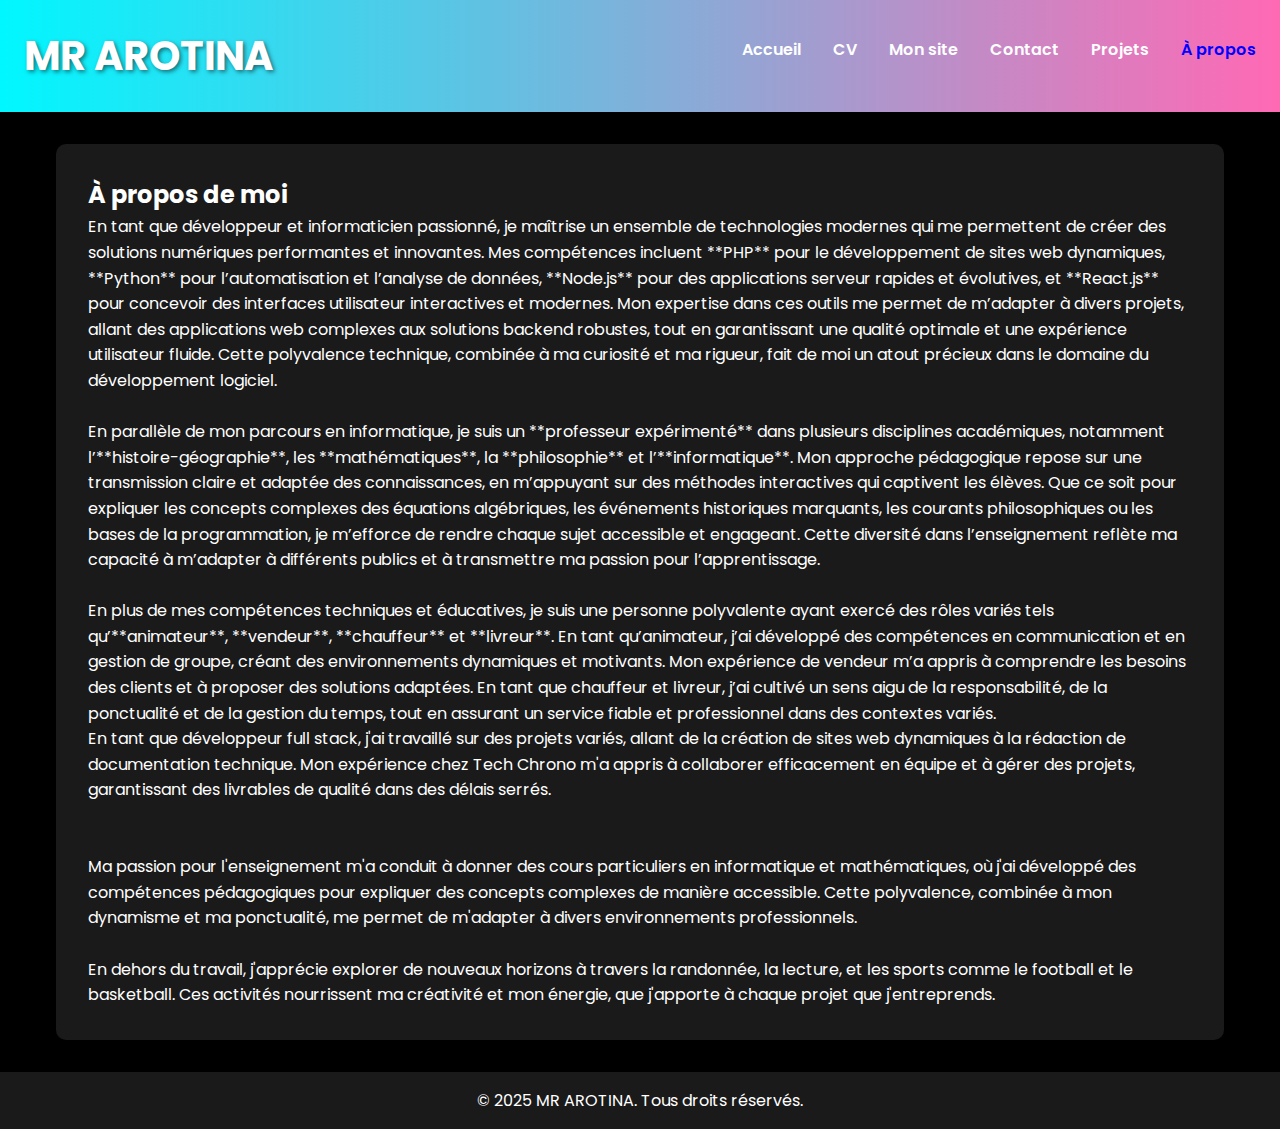
<file: about.html>
<!DOCTYPE html>
<html lang="fr">
<head>
    <meta charset="UTF-8">
    <meta name="viewport" content="width=device-width, initial-scale=1.0">
    <title>À propos - MR AROTINA</title>
    <link rel="stylesheet" href="styles.css">
    <link href="https://fonts.googleapis.com/css2?family=Poppins:wght@300;400;600&display=swap" rel="stylesheet">
    <link rel="stylesheet" href="https://cdnjs.cloudflare.com/ajax/libs/font-awesome/6.4.2/css/all.min.css">
</head>
<body>
    <header class="header">
        <h1>MR AROTINA</h1>
        <nav>
            <ul>
                <li><a href="index.html">Accueil</a></li>
                <li><a href="cv.html">CV</a></li>
                <li><a href="https://energiemystere.simdif.com/">Mon site</a></li>
                <li><a href="contact.html">Contact</a></li>
                <li><a href="projects.html">Projets</a></li>
                <li><a href="about.html" class="active">À propos</a></li>
            </ul>
        </nav>
    </header>

    <div class="container">
        <section class="section">
            <h2>À propos de moi</h2>
            <p>En tant que développeur et informaticien passionné, je maîtrise un ensemble de technologies modernes qui me permettent de créer des solutions numériques performantes et innovantes. Mes compétences incluent **PHP** pour le développement de sites web dynamiques, **Python** pour l’automatisation et l’analyse de données, **Node.js** pour des applications serveur rapides et évolutives, et **React.js** pour concevoir des interfaces utilisateur interactives et modernes. Mon expertise dans ces outils me permet de m’adapter à divers projets, allant des applications web complexes aux solutions backend robustes, tout en garantissant une qualité optimale et une expérience utilisateur fluide. Cette polyvalence technique, combinée à ma curiosité et ma rigueur, fait de moi un atout précieux dans le domaine du développement logiciel.</p><br/>
            <p>En parallèle de mon parcours en informatique, je suis un **professeur expérimenté** dans plusieurs disciplines académiques, notamment l’**histoire-géographie**, les **mathématiques**, la **philosophie** et l’**informatique**. Mon approche pédagogique repose sur une transmission claire et adaptée des connaissances, en m’appuyant sur des méthodes interactives qui captivent les élèves. Que ce soit pour expliquer les concepts complexes des équations algébriques, les événements historiques marquants, les courants philosophiques ou les bases de la programmation, je m’efforce de rendre chaque sujet accessible et engageant. Cette diversité dans l’enseignement reflète ma capacité à m’adapter à différents publics et à transmettre ma passion pour l’apprentissage.</p><br/>
            <p>En plus de mes compétences techniques et éducatives, je suis une personne polyvalente ayant exercé des rôles variés tels qu’**animateur**, **vendeur**, **chauffeur** et **livreur**. En tant qu’animateur, j’ai développé des compétences en communication et en gestion de groupe, créant des environnements dynamiques et motivants. Mon expérience de vendeur m’a appris à comprendre les besoins des clients et à proposer des solutions adaptées. En tant que chauffeur et livreur, j’ai cultivé un sens aigu de la responsabilité, de la ponctualité et de la gestion du temps, tout en assurant un service fiable et professionnel dans des contextes variés. <p>En tant que développeur full stack, j'ai travaillé sur des projets variés, allant de la création de sites web dynamiques à la rédaction de documentation technique. Mon expérience chez Tech Chrono m'a appris à collaborer efficacement en équipe et à gérer des projets, garantissant des livrables de qualité dans des délais serrés.</p><br/><br/>
            <p>Ma passion pour l'enseignement m'a conduit à donner des cours particuliers en informatique et mathématiques, où j'ai développé des compétences pédagogiques pour expliquer des concepts complexes de manière accessible. Cette polyvalence, combinée à mon dynamisme et ma ponctualité, me permet de m'adapter à divers environnements professionnels.</p><br/>
            <p>En dehors du travail, j'apprécie explorer de nouveaux horizons à travers la randonnée, la lecture, et les sports comme le football et le basketball. Ces activités nourrissent ma créativité et mon énergie, que j'apporte à chaque projet que j'entreprends.</p>
        </section>
    </div>

    <footer class="footer">
        <p>&copy; 2025 MR AROTINA. Tous droits réservés.</p>
    </footer>
</body>
</html>
</file>
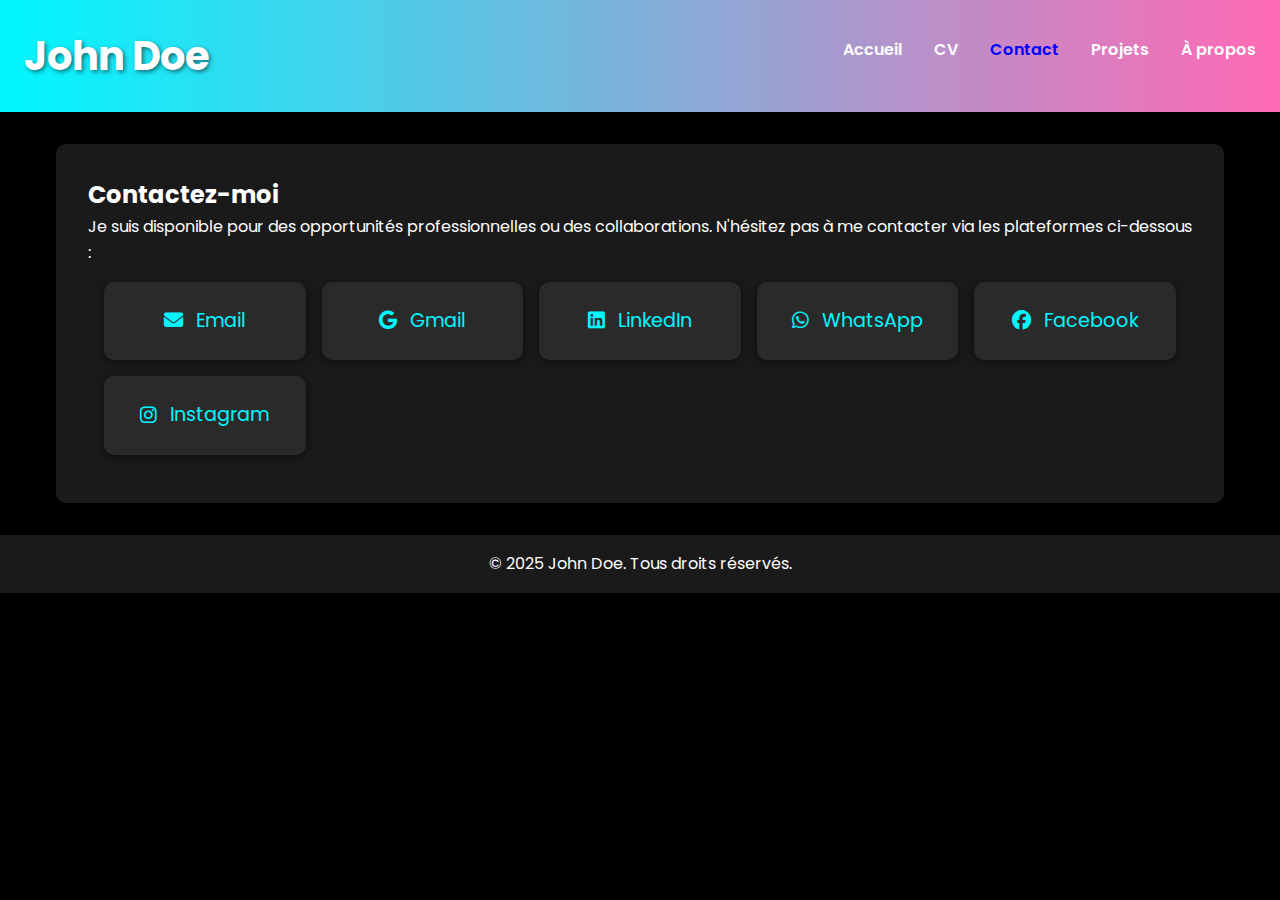
<file: contact.html>
<!DOCTYPE html>
<html lang="fr">
<head>
    <meta charset="UTF-8">
    <meta name="viewport" content="width=device-width, initial-scale=1.0">
    <title>Contact - John Doe</title>
    <link rel="stylesheet" href="styles.css">
    <link href="https://fonts.googleapis.com/css2?family=Poppins:wght@300;400;600&display=swap" rel="stylesheet">
    <link rel="stylesheet" href="https://cdnjs.cloudflare.com/ajax/libs/font-awesome/6.4.2/css/all.min.css">
</head>
<body>
    <header class="header">
        <h1>John Doe</h1>
        <nav>
            <ul>
                <li><a href="index.html">Accueil</a></li>
                <li><a href="cv.html">CV</a></li>
                <li><a href="contact.html" class="active">Contact</a></li>
                <li><a href="projects.html">Projets</a></li>
                <li><a href="about.html">À propos</a></li>
            </ul>
        </nav>
    </header>

    <div class="container">
        <section class="section">
            <h2>Contactez-moi</h2>
            <p>Je suis disponible pour des opportunités professionnelles ou des collaborations. N'hésitez pas à me contacter via les plateformes ci-dessous :</p>
            <div class="contact-links">
                <a href="mailto:john.doe@example.com" class="contact-item"><i class="fas fa-envelope"></i> Email</a>
                <a href="mailto:john.doe@gmail.com" class="contact-item"><i class="fab fa-google"></i> Gmail</a>
                <a href="https://linkedin.com/in/johndoe" target="_blank" class="contact-item"><i class="fab fa-linkedin"></i> LinkedIn</a>
                <a href="https://wa.me/+33612345678" target="_blank" class="contact-item"><i class="fab fa-whatsapp"></i> WhatsApp</a>
                <a href="https://facebook.com/johndoe" target="_blank" class="contact-item"><i class="fab fa-facebook"></i> Facebook</a>
                <a href="https://instagram.com/johndoe" target="_blank" class="contact-item"><i class="fab fa-instagram"></i> Instagram</a>
            </div>
        </section>
    </div>

    <footer class="footer">
        <p>&copy; 2025 John Doe. Tous droits réservés.</p>
    </footer>
</body>
</html>
</file>
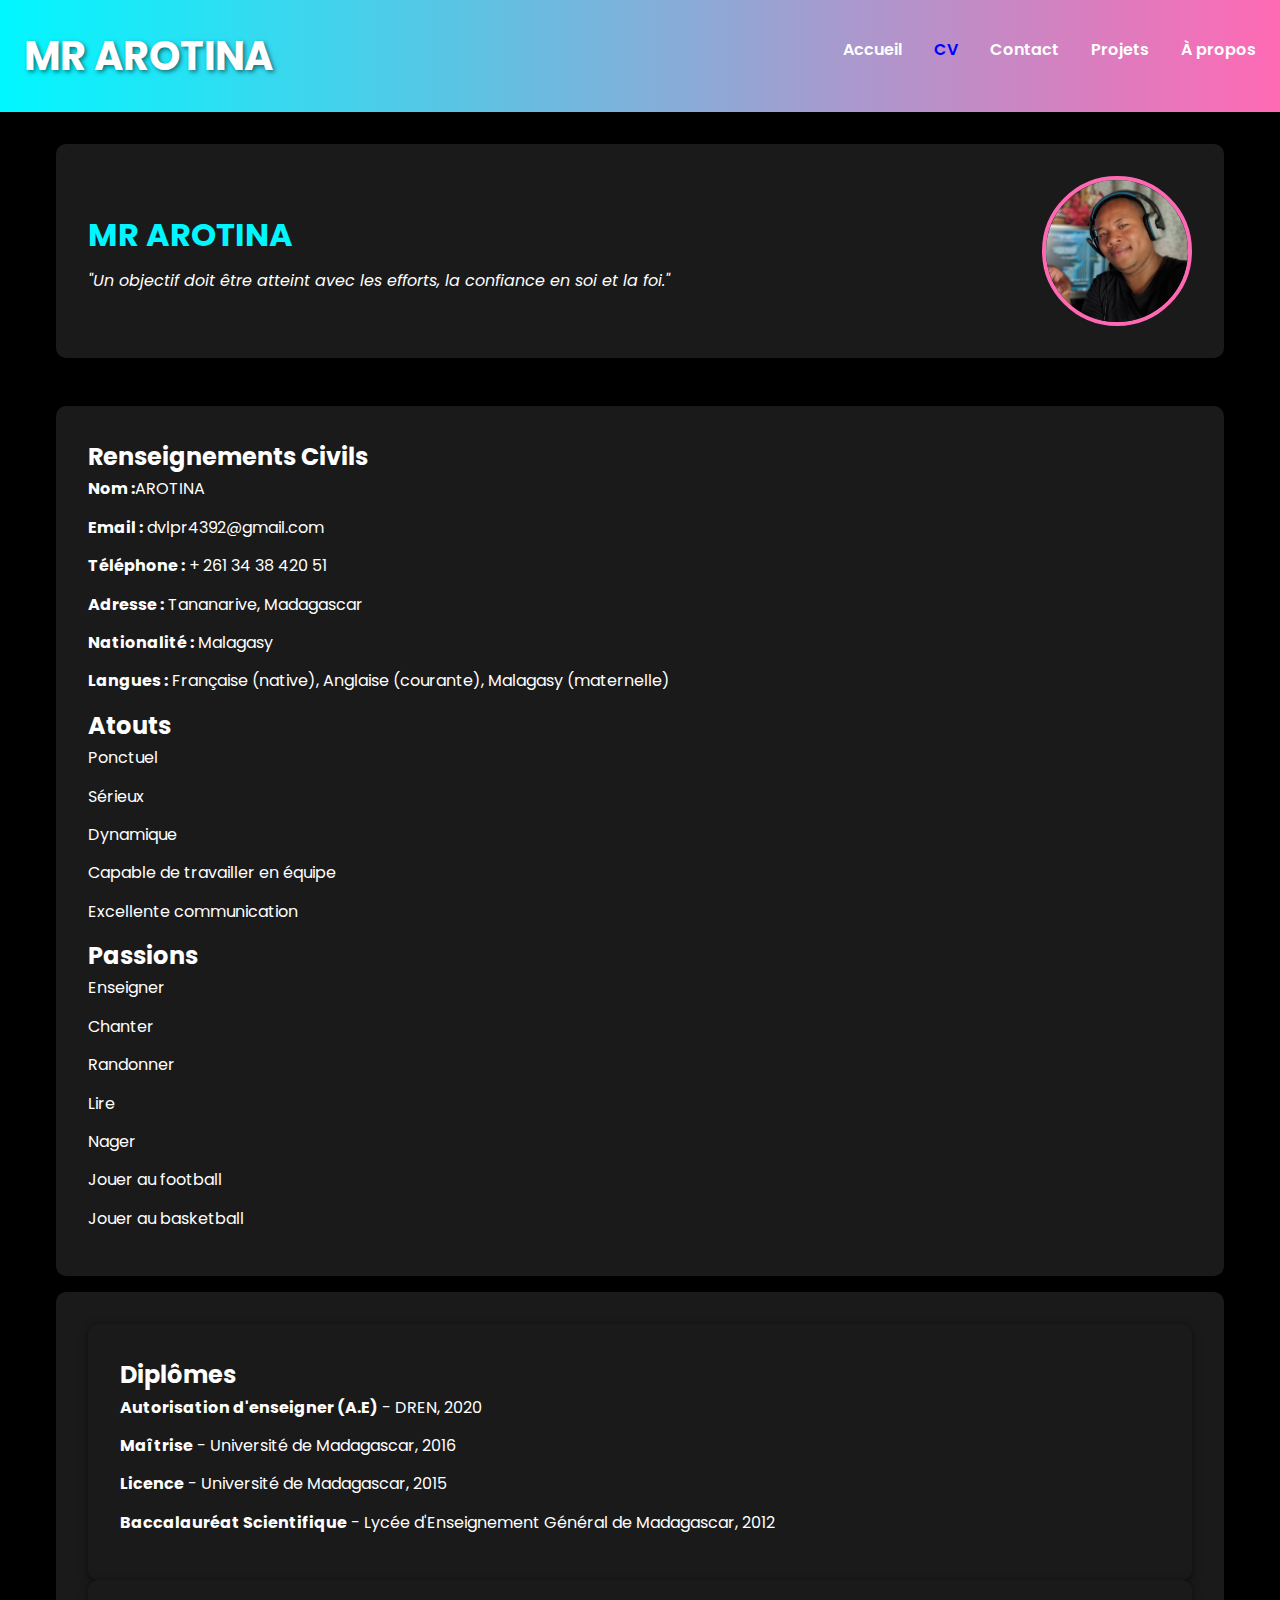
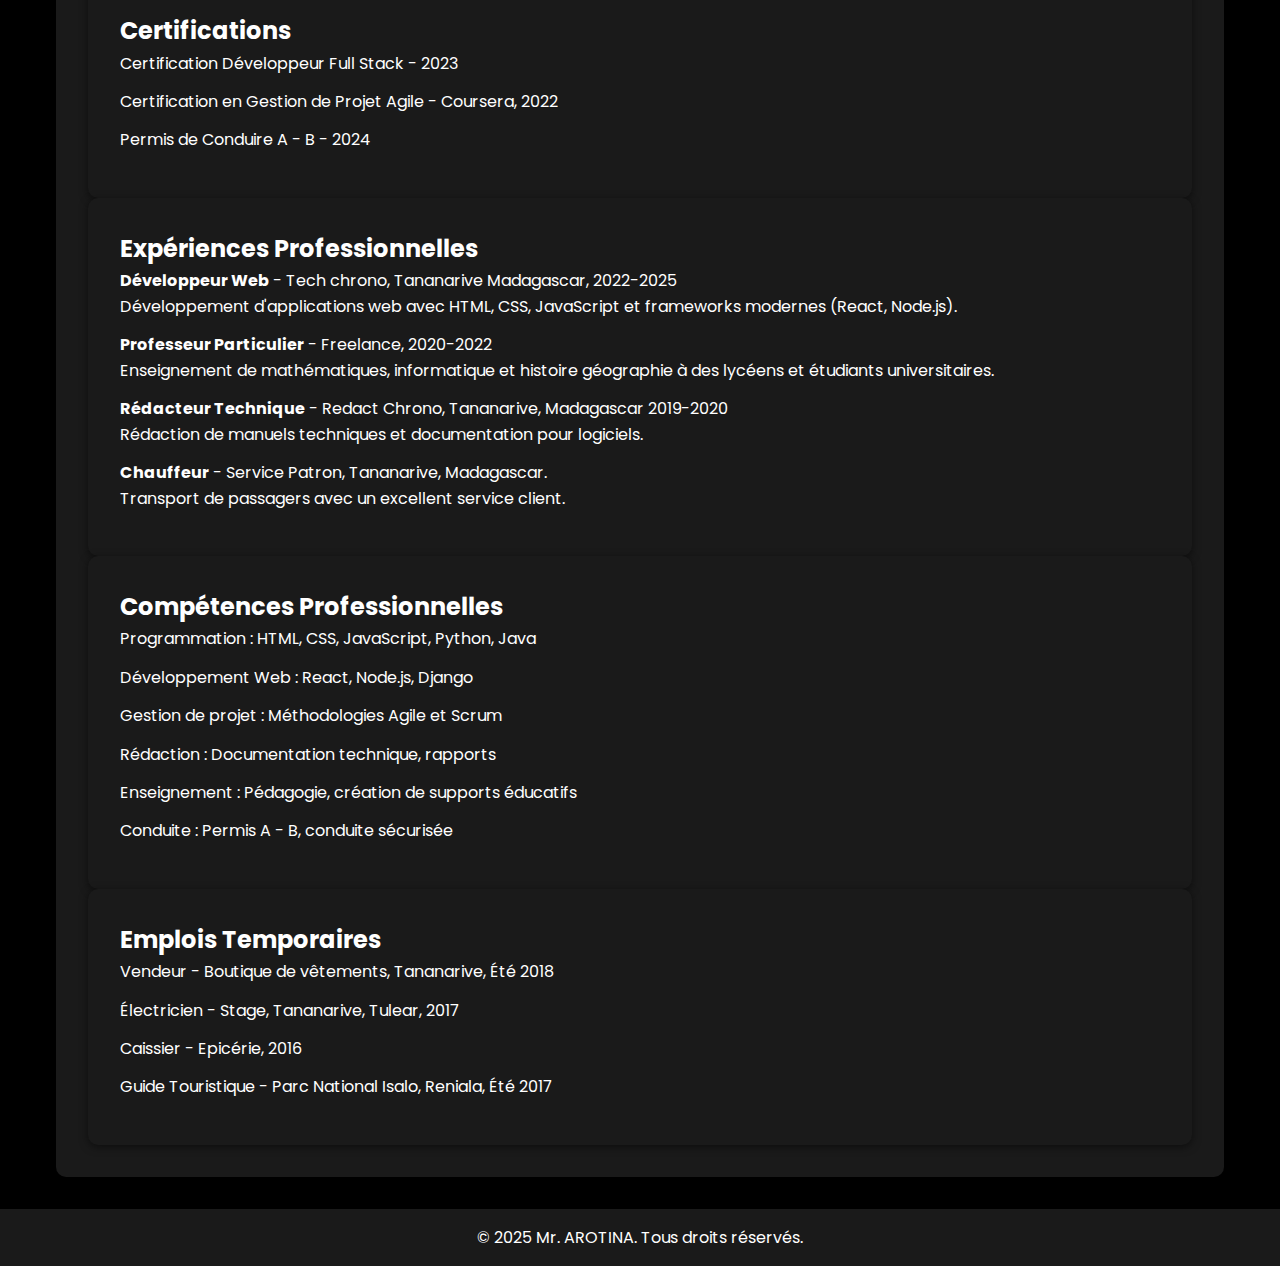
<file: cv.html>
<!DOCTYPE html>
<html lang="fr">
<head>
    <meta charset="UTF-8">
    <meta name="viewport" content="width=device-width, initial-scale=1.0">
    <title>CV - MR AROTINA</title>
    <link rel="stylesheet" href="styles.css">
    <link href="https://fonts.googleapis.com/css2?family=Poppins:wght@300;400;600&display=swap" rel="stylesheet">
    <link rel="stylesheet" href="https://cdnjs.cloudflare.com/ajax/libs/font-awesome/6.4.2/css/all.min.css">
</head>
<body>
    <header class="header">
        <h1>MR AROTINA</h1>
        <nav>
            <ul>
                <li><a href="index.html">Accueil</a></li>
                <li><a href="cv.html" class="active">CV</a></li>
                <li><a href="contact.html">Contact</a></li>
                <li><a href="projects.html">Projets</a></li>
                <li><a href="about.html">À propos</a></li>
            </ul>
        </nav>
    </header>

    <div class="container">
        <div class="cv-header">
            <div class="cv-header-content">
                <h1>MR AROTINA</h1>
                <p class="slogan">"Un objectif doit être atteint avec les efforts, la confiance en soi et la foi."</p>
            </div>
            <img src="Screenshot_20250626-113413~3.png" alt="Photo de profil" class="profile-pic">
        </div>

        <aside class="sidebar">
            <h2>Renseignements Civils</h2>
            <ul>
                <li><strong>Nom :</strong>AROTINA</li>
                <li><strong>Email :</strong> dvlpr4392@gmail.com</li>
                <li><strong>Téléphone :</strong> + 261 34 38 420 51</li>
                <li><strong>Adresse :</strong> Tananarive, Madagascar</li>
                <li><strong>Nationalité :</strong> Malagasy</li>
                <li><strong>Langues :</strong> Française (native), Anglaise (courante), Malagasy (maternelle)</li>
            </ul>
            <h2>Atouts</h2>
            <ul>
                <li>Ponctuel</li>
                <li>Sérieux</li>
                <li>Dynamique</li>
                <li>Capable de travailler en équipe</li>
                <li>Excellente communication</li>
            </ul>
            <h2>Passions</h2>
            <ul>
                <li>Enseigner</li>
                <li>Chanter</li>
                <li>Randonner</li>
                <li>Lire</li>
                <li>Nager</li>
                <li>Jouer au football</li>
                <li>Jouer au basketball</li>
            </ul>
        </aside>

        <main class="main-content">
            <section class="section">
                <h2>Diplômes</h2>
                <ul>
                    <li><strong>Autorisation d'enseigner (A.E)</strong> - DREN, 2020</li>
                    <li><strong>Maîtrise</strong> - Université de Madagascar, 2016</li>
                    <li><strong>Licence</strong> - Université de Madagascar, 2015</li>
                    <li><strong>Baccalauréat Scientifique</strong> - Lycée d'Enseignement Général de Madagascar, 2012</li>
                </ul>
            </section>
            <section class="section">
                <h2>Certifications</h2>
                <ul>
                    <li>Certification Développeur Full Stack - 2023</li>
                    <li>Certification en Gestion de Projet Agile - Coursera, 2022</li>
                    <li>Permis de Conduire A - B - 2024</li>
                </ul>
            </section>
            <section class="section">
                <h2>Expériences Professionnelles</h2>
                <ul>
                    <li><strong>Développeur Web</strong> - Tech chrono, Tananarive Madagascar, 2022-2025<p>Développement d'applications web avec HTML, CSS, JavaScript et frameworks modernes (React, Node.js).</p></li>
                    <li><strong>Professeur Particulier</strong> - Freelance, 2020-2022<p>Enseignement de mathématiques, informatique et histoire géographie à des lycéens et étudiants universitaires.</p></li>
                    <li><strong>Rédacteur Technique</strong> - Redact Chrono, Tananarive, Madagascar 2019-2020<p>Rédaction de manuels techniques et documentation pour logiciels.</p></li>
                    <li><strong>Chauffeur</strong> - Service Patron, Tananarive, Madagascar.<p>Transport de passagers avec un excellent service client.</p></li>
                </ul>
            </section>
            <section class="section">
                <h2>Compétences Professionnelles</h2>
                <ul>
                    <li>Programmation : HTML, CSS, JavaScript, Python, Java</li>
                    <li>Développement Web : React, Node.js, Django</li>
                    <li>Gestion de projet : Méthodologies Agile et Scrum</li>
                    <li>Rédaction : Documentation technique, rapports</li>
                    <li>Enseignement : Pédagogie, création de supports éducatifs</li>
                    <li>Conduite : Permis A - B, conduite sécurisée</li>
                </ul>
            </section>
            <section class="section">
                <h2>Emplois Temporaires</h2>
                <ul>
                    <li>Vendeur - Boutique de vêtements, Tananarive, Été 2018</li>
                    <li>Électricien - Stage, Tananarive, Tulear, 2017</li>
                    <li>Caissier - Epicérie, 2016</li>
                    <li>Guide Touristique - Parc National Isalo, Reniala, Été 2017</li>
                </ul>
            </section>
        </main>
    </div>

    <footer class="footer">
        <p>&copy; 2025 Mr. AROTINA. Tous droits réservés.</p>
    </footer>
</body>
</html>
</file>
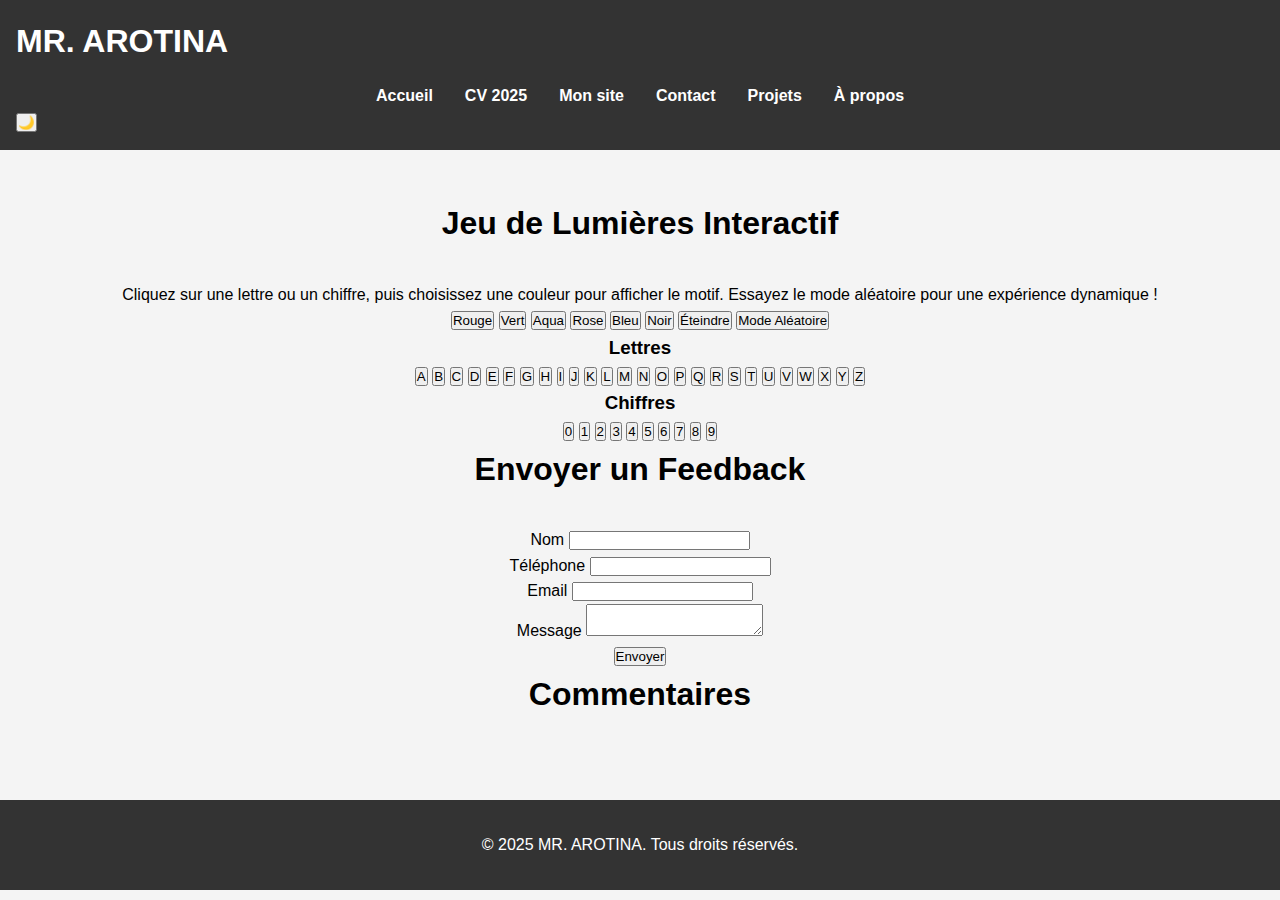
<file: jeu-lumieres.html>
<!DOCTYPE html>
<html lang="fr">
<head>
    <meta charset="UTF-8">
    <meta name="viewport" content="width=device-width, initial-scale=1.0">
    <meta name="description" content="Jeu de Lumières interactif par MR AROTINA. Allumez des lettres, chiffres ou motifs en différentes couleurs et envoyez un feedback.">
    <meta name="keywords" content="jeu de lumières, MR AROTINA, développement web, interactif">
    <meta name="author" content="MR AROTINA">
    <title>Jeu de Lumières - MR AROTINA</title>
    <link rel="stylesheet" href="style.css">
    <link href="https://fonts.googleapis.com/css2?family=Poppins:wght@400;600&display=swap&subset=latin" rel="stylesheet">
</head>
<body>
    <header class="header">
        <h1>MR. AROTINA</h1>
        <nav>
            <ul>
                <li><a href="index.html" class="active">Accueil</a></li>
                <li><a href="cv.html">CV 2025</a></li>
                <li><a href="https://energiemystere.simdif.com/">Mon site</a></li>
                <li><a href="contact.html">Contact</a></li>
                <li><a href="projects.html">Projets</a></li>
                <li><a href="pagelibre.html">À propos</a></li>
            </ul>
        </nav>
        <button id="theme-toggle" aria-label="Basculer entre mode sombre et clair">🌙</button>
    </header>

    <div class="container">
        <section class="section">
            <h2>Jeu de Lumières Interactif</h2>
            <p class="intro">Cliquez sur une lettre ou un chiffre, puis choisissez une couleur pour afficher le motif. Essayez le mode aléatoire pour une expérience dynamique !</p>
            <div class="light-game">
                <div class="light-controls">
                    <!-- Boutons de couleur -->
                    <button class="light-btn color-btn" data-color="#ff0000">Rouge</button>
                    <button class="light-btn color-btn" data-color="#00ff00">Vert</button>
                    <button class="light-btn color-btn" data-color="#00f7ff">Aqua</button>
                    <button class="light-btn color-btn" data-color="#ff69b4">Rose</button>
                    <button class="light-btn color-btn" data-color="#0000ff">Bleu</button>
                    <button class="light-btn color-btn" data-color="#000000">Noir</button>
                    <button class="light-btn" data-color="off">Éteindre</button>
                    <button class="light-btn" id="random-mode">Mode Aléatoire</button>
                    <!-- Boutons de l'alphabet -->
                    <div class="alphabet-controls">
                        <h3>Lettres</h3>
                        <div class="letter-btns">
                            <button class="light-btn letter-btn" data-char="A">A</button>
                            <button class="light-btn letter-btn" data-char="B">B</button>
                            <button class="light-btn letter-btn" data-char="C">C</button>
                            <button class="light-btn letter-btn" data-char="D">D</button>
                            <button class="light-btn letter-btn" data-char="E">E</button>
                            <button class="light-btn letter-btn" data-char="F">F</button>
                            <button class="light-btn letter-btn" data-char="G">G</button>
                            <button class="light-btn letter-btn" data-char="H">H</button>
                            <button class="light-btn letter-btn" data-char="I">I</button>
                            <button class="light-btn letter-btn" data-char="J">J</button>
                            <button class="light-btn letter-btn" data-char="K">K</button>
                            <button class="light-btn letter-btn" data-char="L">L</button>
                            <button class="light-btn letter-btn" data-char="M">M</button>
                            <button class="light-btn letter-btn" data-char="N">N</button>
                            <button class="light-btn letter-btn" data-char="O">O</button>
                            <button class="light-btn letter-btn" data-char="P">P</button>
                            <button class="light-btn letter-btn" data-char="Q">Q</button>
                            <button class="light-btn letter-btn" data-char="R">R</button>
                            <button class="light-btn letter-btn" data-char="S">S</button>
                            <button class="light-btn letter-btn" data-char="T">T</button>
                            <button class="light-btn letter-btn" data-char="U">U</button>
                            <button class="light-btn letter-btn" data-char="V">V</button>
                            <button class="light-btn letter-btn" data-char="W">W</button>
                            <button class="light-btn letter-btn" data-char="X">X</button>
                            <button class="light-btn letter-btn" data-char="Y">Y</button>
                            <button class="light-btn letter-btn" data-char="Z">Z</button>
                        </div>
                        <!-- Boutons des chiffres -->
                        <h3>Chiffres</h3>
                        <div class="number-btns">
                            <button class="light-btn number-btn" data-char="0">0</button>
                            <button class="light-btn number-btn" data-char="1">1</button>
                            <button class="light-btn number-btn" data-char="2">2</button>
                            <button class="light-btn number-btn" data-char="3">3</button>
                            <button class="light-btn number-btn" data-char="4">4</button>
                            <button class="light-btn number-btn" data-char="5">5</button>
                            <button class="light-btn number-btn" data-char="6">6</button>
                            <button class="light-btn number-btn" data-char="7">7</button>
                            <button class="light-btn number-btn" data-char="8">8</button>
                            <button class="light-btn number-btn" data-char="9">9</button>
                        </div>
                    </div>
                </div>
                <div class="light-grid">
                    <!-- Les lumières seront générées dynamiquement par JavaScript -->
                </div>
            </div>
            <div class="form-container">
                <h2 id="form-title">Envoyer un Feedback</h2>
                <form id="contact-form" action="https://api.web3forms.com/submit" method="POST" aria-labelledby="form-title">
                    <input type="hidden" name="access_key" value="9eae8f19-3986-457e-991f-43c241c17b22">
                    <div class="form-group">
                        <label for="name" aria-label="Votre nom complet">Nom</label>
                        <input type="text" id="name" name="name" required aria-required="true">
                    </div>
                    <div class="form-group">
                        <label for="phone" aria-label="Votre numéro de téléphone">Téléphone</label>
                        <input type="tel" id="phone" name="phone" required aria-required="true">
                    </div>
                    <div class="form-group">
                        <label for="email" aria-label="Votre adresse email">Email</label>
                        <input type="email" id="email" name="email" required aria-required="true">
                    </div>
                    <div class="form-group">
                        <label for="message" aria-label="Votre message">Message</label>
                        <textarea id="message" name="message" required aria-required="true"></textarea>
                    </div>
                    <button type="submit">Envoyer</button>
                </form>
                <p id="form-message" role="alert"></p>
                <div class="comment-section">
                    <h2>Commentaires</h2>
                    <div id="comments-list"></div>
                </div>
            </div>
        </section>
    </div>

    <footer class="footer">
        <p>&copy; 2025 MR. AROTINA. Tous droits réservés.</p>
    </footer>

    <script defer src="script.js"></script>
</body>
</html>
</file>
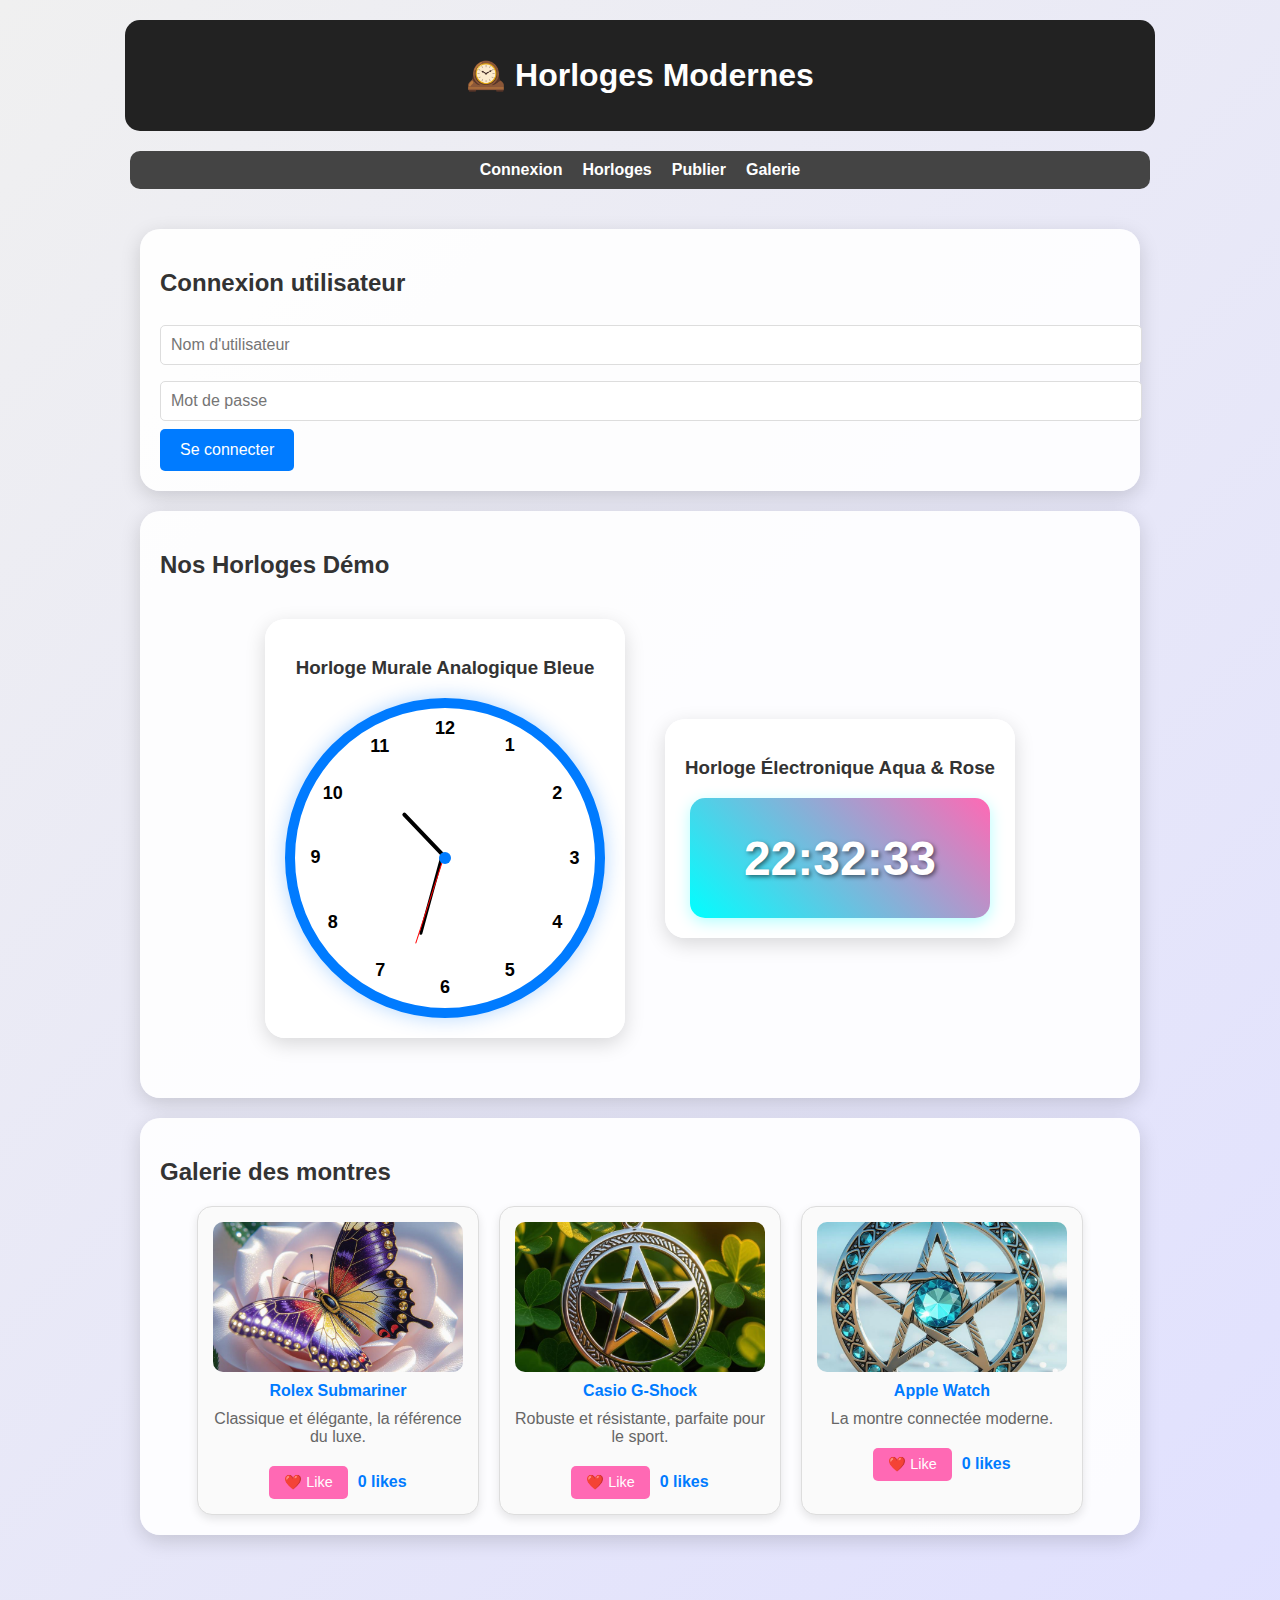
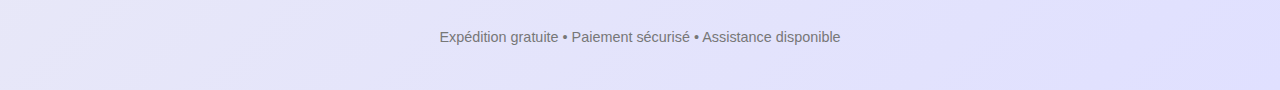
<file: montre.html>
<!DOCTYPE html>
<html lang="fr">
<head>
    <meta charset="UTF-8">
    <meta name="viewport" content="width=device-width, initial-scale=1.0">
    <title>Horloges Modernes Arotina</title>
    <style>
        body {
            margin: 0;
            padding: 20px;
            display: flex;
            flex-direction: column;
            align-items: center;
            min-height: 100vh;
            background: linear-gradient(135deg, #f0f0f0 0%, #e0e0ff 100%);
            font-family: Arial, sans-serif;
            color: #333;
        }

        header {
            background: #222;
            color: white;
            padding: 15px;
            text-align: center;
            width: 90%;
            max-width: 1000px;
            border-radius: 15px;
            margin-bottom: 20px;
        }

        nav {
            background: #444;
            display: flex;
            justify-content: center;
            gap: 20px;
            padding: 10px;
            width: 90%;
            max-width: 1000px;
            border-radius: 10px;
            margin-bottom: 20px;
        }

        nav a {
            color: white;
            text-decoration: none;
            font-weight: bold;
        }

        .container {
            max-width: 1000px;
            margin: auto;
            padding: 20px;
            width: 90%;
        }

        #loginSection, #clocksSection, #userSection, #gallerySection {
            background: rgba(255, 255, 255, 0.9);
            padding: 20px;
            border-radius: 20px;
            margin-bottom: 20px;
            box-shadow: 0 6px 20px rgba(0, 0, 0, 0.15);
        }

        input, textarea, select {
            width: 100%;
            padding: 10px;
            margin: 8px 0;
            border: 1px solid #ddd;
            border-radius: 5px;
            font-size: 1em;
        }

        input:focus, textarea:focus {
            outline: none;
            border-color: #007BFF;
        }

        button {
            padding: 12px 20px;
            background-color: #007BFF;
            color: white;
            border: none;
            border-radius: 5px;
            font-size: 1em;
            cursor: pointer;
            transition: background-color 0.3s;
        }

        button:hover {
            background-color: #0056b3;
        }

        #logoutBtn {
            background: crimson;
            float: right;
            padding: 10px 15px;
        }

        #logoutBtn:hover {
            background: #b30000;
        }

        #deleteAll {
            background: #dc3545;
        }

        #deleteAll:hover {
            background: #c82333;
        }

        /* Styles pour horloges (conservés) */
        .clocks-container {
            display: flex;
            justify-content: center;
            align-items: center;
            flex-wrap: wrap;
            gap: 40px;
            margin: 40px 0;
        }

        .clock-wrapper {
            text-align: center;
            background: rgba(255, 255, 255, 0.9);
            padding: 20px;
            border-radius: 20px;
            box-shadow: 0 6px 20px rgba(0, 0, 0, 0.15);
            transition: transform 0.3s ease;
        }

        .clock-wrapper:hover {
            transform: translateY(-5px);
        }

        .clock-wrapper h2 {
            margin: 0 0 15px 0;
            color: #007BFF;
        }

        .clock {
            position: relative;
            width: min(80vw, 300px);
            height: min(80vw, 300px);
            border-radius: 50%;
            background-color: white;
            border: 10px solid #007BFF; /* Bleu dominant */
            box-shadow: 0 0 20px rgba(0, 123, 255, 0.3);
            margin: 0 auto;
        }

        .number {
            position: absolute;
            font-size: 18px;
            font-weight: bold;
            color: black;
            width: 100%;
            height: 100%;
            text-align: center;
            padding-top: 10px;
            box-sizing: border-box;
        }

        .number1 { transform: rotate(30deg); }
        .number2 { transform: rotate(60deg); }
        .number3 { transform: rotate(90deg); }
        .number4 { transform: rotate(120deg); }
        .number5 { transform: rotate(150deg); }
        .number6 { transform: rotate(180deg); }
        .number7 { transform: rotate(210deg); }
        .number8 { transform: rotate(240deg); }
        .number9 { transform: rotate(270deg); }
        .number10 { transform: rotate(300deg); }
        .number11 { transform: rotate(330deg); }
        .number12 { transform: rotate(0deg); }

        .number span {
            display: inline-block;
            transform: rotate(calc(-1 * var(--rotation)));
        }

        /* Aiguilles */
        .hand {
            position: absolute;
            top: 50%;
            left: 50%;
            transform-origin: 0% 100%;
            border-radius: 2px;
            transition: transform 0.05s cubic-bezier(0.1, 2.7, 0.58, 1);
        }

        .hour {
            width: 4px;
            height: 60px;
            background-color: black;
            margin: -60px 0 0 -2px;
        }

        .minute {
            width: 3px;
            height: 80px;
            background-color: black;
            margin: -80px 0 0 -1.5px;
        }

        .second {
            width: 1px;
            height: 90px;
            background-color: red;
            margin: -90px 0 0 -0.5px;
        }

        .center {
            position: absolute;
            top: 50%;
            left: 50%;
            width: 12px;
            height: 12px;
            background-color: #007BFF;
            border-radius: 50%;
            transform: translate(-50%, -50%);
            z-index: 10;
        }

        /* Horloge Digitale */
        .digital-clock {
            width: min(80vw, 300px);
            height: 120px;
            background: linear-gradient(45deg, #00FFFF, #FF69B4);
            border-radius: 15px;
            display: flex;
            justify-content: center;
            align-items: center;
            font-size: 3em;
            font-weight: bold;
            color: white;
            text-shadow: 2px 2px 4px rgba(0, 0, 0, 0.5);
            box-shadow: 0 4px 15px rgba(0, 255, 255, 0.3);
            margin: 0 auto;
        }

        .digital-clock span {
            animation: glow 2s ease-in-out infinite alternate;
        }

        @keyframes glow {
            from { text-shadow: 2px 2px 4px rgba(0, 0, 0, 0.5); }
            to { text-shadow: 0 0 20px rgba(255, 255, 255, 0.8); }
        }

        /* Styles pour publication et galerie (fusionnés) */
        .form-container {
            display: flex;
            flex-direction: column;
            gap: 15px;
            margin-bottom: 30px;
        }

        .form-group {
            display: flex;
            flex-direction: column;
        }

        .form-group label {
            font-weight: bold;
            margin-bottom: 5px;
            color: #555;
        }

        .cards-container {
            display: flex;
            flex-direction: column;
            gap: 30px; /* Augmenté pour plus d'écart entre les cards Publier */
        }

        .card {
            display: flex;
            align-items: center;
            background: #fafafa;
            border: 1px solid #ddd;
            padding: 20px;
            border-radius: 15px;
            box-shadow: 0 4px 10px rgba(0, 0, 0, 0.1);
            transition: transform 0.3s ease;
        }

        .card:hover {
            transform: translateY(-2px);
        }

        .card img {
            width: 100px;
            height: 100px;
            object-fit: cover;
            border-radius: 10px;
            margin-right: 20px;
        }

        .card-content {
            flex: 1;
        }

        .card h3, .card h4 {
            margin: 0 0 10px 0;
            color: #007BFF;
        }

        .card p {
            margin: 0 0 10px 0;
            color: #666;
        }

        .like-section {
            display: flex;
            align-items: center;
            gap: 10px;
        }

        .like-btn {
            background-color: #FF69B4;
            padding: 8px 15px;
            font-size: 0.9em;
        }

        .like-btn.liked {
            background-color: #FF1493;
        }

        .like-count {
            font-weight: bold;
            color: #007BFF;
        }

        /* Galerie améliorée pour responsive */
        #gallery {
            display: flex;
            flex-wrap: wrap;
            justify-content: center;
            gap: 20px;
        }

        .card.gallery-card {
            width: 250px;
            flex-direction: column;
            text-align: center;
            padding: 15px;
        }

        .card.gallery-card img {
            width: 100%;
            height: 150px;
            object-fit: cover;
            margin-right: 0;
            margin-bottom: 10px;
        }

        .card.gallery-card .like-section {
            justify-content: center;
            margin-top: 10px;
        }

        #adminPanel {
            margin-top: 20px;
            padding: 15px;
            background: #f8f9fa;
            border-radius: 10px;
            border-left: 4px solid #007BFF;
        }

        /* Responsive amélioré */
        @media (max-width: 768px) {
            body {
                padding: 10px;
            }

            .clocks-container {
                flex-direction: column;
                gap: 20px;
            }

            nav {
                flex-direction: column;
                gap: 10px;
                padding: 15px;
            }

            .container {
                padding: 10px;
            }

            .card {
                flex-direction: column;
                text-align: center;
            }

            .card img {
                margin-right: 0;
                margin-bottom: 15px;
            }

            .cards-container {
                gap: 25px; /* Légèrement réduit sur mobile pour l'espace */
            }

            .number {
                font-size: 16px;
            }

            .digital-clock {
                font-size: 2.5em;
                height: 100px;
            }

            .card.gallery-card {
                width: 100%;
                max-width: 300px;
            }

            #gallery {
                gap: 15px;
            }
        }

        @media (max-width: 480px) {
            header, nav, .footer {
                width: 100%;
            }

            .number {
                font-size: 14px;
            }

            .digital-clock {
                font-size: 2em;
                height: 80px;
            }

            .cards-container {
                gap: 20px;
            }

            #gallery {
                flex-direction: column;
                align-items: center;
            }

            .card.gallery-card {
                width: 100%;
            }
        }

        .footer {
            text-align: center;
            margin-top: 30px;
            padding: 10px;
            color: #777;
            font-size: 0.9em;
            width: 90%;
            max-width: 1000px;
        }
    </style>
</head>
<body>
    <header>
        <h1>🕰️ Horloges Modernes </h1>
    </header>

    <nav>
        <a href="#loginSection">Connexion</a>
        <a href="#clocksSection">Horloges</a>
        <a href="#userSection">Publier</a>
        <a href="#gallerySection">Galerie</a>
    </nav>

    <div class="container">
        <!-- Connexion -->
        <section id="loginSection">
            <h2>Connexion utilisateur</h2>
            <div id="loginForm">
                <input type="text" id="username" placeholder="Nom d'utilisateur">
                <input type="password" id="password" placeholder="Mot de passe">
                <button id="loginBtn">Se connecter</button>
            </div>
            <div id="userInfo" style="display:none;">
                <p>Bienvenue, <strong id="currentUser"></strong> !</p>
                <button id="logoutBtn">Se déconnecter</button>
            </div>
        </section>

        <!-- Horloges (conservé) -->
        <section id="clocksSection">
            <h2>Nos Horloges Démo</h2>
            <div class="clocks-container">
                <div class="clock-wrapper">
                    <h3>Horloge Murale Analogique Bleue</h3>
                    <div class="clock" id="analogClock">
                        <div class="number number1"><span style="--rotation: 30deg;">1</span></div>
                        <div class="number number2"><span style="--rotation: 60deg;">2</span></div>
                        <div class="number number3"><span style="--rotation: 90deg;">3</span></div>
                        <div class="number number4"><span style="--rotation: 120deg;">4</span></div>
                        <div class="number number5"><span style="--rotation: 150deg;">5</span></div>
                        <div class="number number6"><span style="--rotation: 180deg;">6</span></div>
                        <div class="number number7"><span style="--rotation: 210deg;">7</span></div>
                        <div class="number number8"><span style="--rotation: 240deg;">8</span></div>
                        <div class="number number9"><span style="--rotation: 270deg;">9</span></div>
                        <div class="number number10"><span style="--rotation: 300deg;">10</span></div>
                        <div class="number number11"><span style="--rotation: 330deg;">11</span></div>
                        <div class="number number12"><span style="--rotation: 0deg;">12</span></div>
                        <div class="hand hour" id="hour"></div>
                        <div class="hand minute" id="minute"></div>
                        <div class="hand second" id="second"></div>
                        <div class="center"></div>
                    </div>
                </div>

                <div class="clock-wrapper">
                    <h3>Horloge Électronique Aqua & Rose</h3>
                    <div class="digital-clock" id="digitalClock">
                        <span id="digitalTime">00:00:00</span>
                    </div>
                </div>
            </div>
        </section>

        <!-- Publication (fusionnée avec upload fichier et likes) -->
        <section id="userSection" style="display:none;">
            <h2>Publier une montre</h2>
            <div class="form-container">
                <form id="watchForm">
                    <div class="form-group">
                        <label for="watchBrand">Marque de Montre:</label>
                        <input type="text" id="watchBrand" required>
                    </div>
                    <div class="form-group">
                        <label for="watchDescription">Description/Modèle:</label>
                        <textarea id="watchDescription" required></textarea>
                    </div>
                    <div class="form-group">
                        <label for="watchImage">Photo de Montre (fichier ou URL):</label>
                        <input type="file" id="watchImage" accept="image/*">
                        <input type="url" id="imageUrl" placeholder="Ou entrez une URL: https://example.com/montre.jpg">
                    </div>
                    <button type="submit">Publier la Carte</button>
                </form>
            </div>
            <div class="cards-container" id="cardsContainer">
                <!-- Les cartes seront ajoutées ici dynamiquement -->
            </div>
            <div id="adminPanel" style="display:none;">
                <h3>Panel Administrateur</h3>
                <button id="deleteAll">Supprimer toutes les publications</button>
            </div>
        </section>

        <!-- Galerie -->
        <section id="gallerySection">
            <h2>Galerie des montres</h2>
            <div id="gallery"></div>
        </section>
    </div>

    <div class="footer">
        <p>Expédition gratuite • Paiement sécurisé • Assistance disponible</p>
    </div>

    <script>
        // --- Données utilisateurs par défaut ---
        const users = [
            { username: "admin", password: "1234" },
            { username: "user", password: "0000" }
        ];

        // --- Exemples de montres par défaut ---
        const defaultWatches = [
            { brand: "Rolex Submariner", description: "Classique et élégante, la référence du luxe.", image: "grok_image_x1jzpeb.jpg", likes: 0, liked: false },
            { brand: "Casio G-Shock", description: "Robuste et résistante, parfaite pour le sport.", image: "grok_image_x74zml8.jpg", likes: 0, liked: false },
            { brand: "Apple Watch", description: "La montre connectée moderne.", image: "grok_image_x2672c4.jpg", likes: 0, liked: false }
        ];

        // Analog Clock
        function setAnalogClock() {
            const now = new Date();
            const seconds = now.getSeconds();
            const minutes = now.getMinutes();
            const hours = now.getHours();

            const secondDeg = seconds * 6;
            const minuteDeg = minutes * 6 + seconds * 0.1;
            const hourDeg = (hours % 12) * 30 + minutes * 0.5 + seconds * (0.5 / 60);

            document.getElementById('second').style.transform = `rotate(${secondDeg}deg)`;
            document.getElementById('minute').style.transform = `rotate(${minuteDeg}deg)`;
            document.getElementById('hour').style.transform = `rotate(${hourDeg}deg)`;
        }

        // Digital Clock
        function setDigitalClock() {
            const now = new Date();
            const timeString = now.toLocaleTimeString('fr-FR', { 
                hour12: false, 
                hour: '2-digit', 
                minute: '2-digit', 
                second: '2-digit' 
            });
            document.getElementById('digitalTime').textContent = timeString;
        }

        // Initialize and update clocks
        setAnalogClock();
        setDigitalClock();
        setInterval(() => {
            setAnalogClock();
            setDigitalClock();
        }, 1000);

        // --- Récupérer les montres stockées localement (unifié sous 'watches') ---
        function getStoredWatches() {
            const stored = localStorage.getItem('watches');
            return stored ? JSON.parse(stored) : [];
        }

        // --- Sauvegarder les montres ---
        function saveWatches(watches) {
            localStorage.setItem('watches', JSON.stringify(watches));
        }

        // --- Afficher la galerie ---
        function renderGallery() {
            const gallery = document.getElementById('gallery');
            const stored = getStoredWatches();
            const allWatches = [...defaultWatches, ...stored];
            gallery.innerHTML = '';
            allWatches.forEach(w => {
                const card = document.createElement('div');
                card.className = 'card gallery-card';
                card.innerHTML = `
                    <img src="${w.image}" alt="${w.brand}" onerror="this.src='https://via.placeholder.com/100?text=Montre'">
                    <h4>${w.brand}</h4>
                    <p>${w.description}</p>
                    <div class="like-section">
                        <button class="like-btn ${w.liked ? 'liked' : ''}" onclick="toggleLikeGallery('${w.image}')">❤️ Like</button>
                        <span class="like-count">${w.likes} likes</span>
                    </div>
                `;
                gallery.appendChild(card);
            });
        }

        // Fonction pour toggler le likedans la galerie (simulé)
        function toggleLikeGallery(imageKey) {
            const stored = getStoredWatches();
            const allWatches = [...defaultWatches, ...stored];
            const watch = allWatches.find(w => w.image === imageKey);
            if (watch) {
                watch.likes += 1;
                watch.liked = true;
                // Mettre à jour si c'est une stored watch
                const storedIndex = stored.findIndex(w => w.image === imageKey);
                if (storedIndex !== -1) {
                    stored[storedIndex] = watch;
                    saveWatches(stored);
                }
                renderGallery();
            }
        }

        // --- Connexion utilisateur ---
        document.getElementById('loginBtn').addEventListener('click', () => {
            const u = document.getElementById('username').value.trim();
            const p = document.getElementById('password').value.trim();
            const found = users.find(user => user.username === u && user.password === p);
            if (found) {
                localStorage.setItem('currentUser', u);
                document.getElementById('loginForm').style.display = 'none';
                document.getElementById('userInfo').style.display = 'block';
                document.getElementById('currentUser').textContent = u;
                document.getElementById('userSection').style.display = 'block';
                if (u === 'admin') {
                    document.getElementById('adminPanel').style.display = 'block';
                }
                alert("Connexion réussie !");
            } else {
                alert("Nom d'utilisateur ou mot de passe incorrect !");
            }
        });

        // --- Déconnexion ---
        document.getElementById('logoutBtn').addEventListener('click', () => {
            localStorage.removeItem('currentUser');
            document.getElementById('loginForm').style.display = 'block';
            document.getElementById('userInfo').style.display = 'none';
            document.getElementById('userSection').style.display = 'none';
            document.getElementById('adminPanel').style.display = 'none';
        });

        // --- Publier une montre (fusionné avec FileReader ou URL) ---
        document.getElementById('watchForm').addEventListener('submit', function(e) {
            e.preventDefault();
            const brand = document.getElementById('watchBrand').value.trim();
            const description = document.getElementById('watchDescription').value.trim();
            const imageInput = document.getElementById('watchImage').files[0];
            const imageUrl = document.getElementById('imageUrl').value.trim();

            if (!brand || !description || (!imageInput && !imageUrl)) {
                alert("Veuillez remplir tous les champs et fournir une image (fichier ou URL) !");
                return;
            }

            let imageData = imageUrl;

            if (imageInput) {
                const reader = new FileReader();
                reader.onload = () => {
                    imageData = reader.result;
                    finalizePublish(brand, description, imageData);
                };
                reader.readAsDataURL(imageInput);
            } else {
                finalizePublish(brand, description, imageData);
            }
        });

        function finalizePublish(brand, description, image) {
            const newWatch = { 
                brand, 
                description, 
                image, 
                likes: 0, 
                liked: false,
                createdAt: new Date().toISOString()
            };
            const watches = getStoredWatches();
            watches.push(newWatch);
            saveWatches(watches);
            renderCards();
            renderGallery();
            alert("Montre publiée avec succès !");
            document.getElementById('watchForm').reset();
        }

        // --- Rendre les cartes dans la section user (conservé avec likes) ---
        function renderCards() {
            const container = document.getElementById('cardsContainer');
            const watches = getStoredWatches();
            container.innerHTML = watches.map((watch, index) => `
                <div class="card">
                    <img src="${watch.image}" alt="${watch.brand} ${watch.description}" onerror="this.src='https://via.placeholder.com/100?text=Montre'">
                    <div class="card-content">
                        <h3>${watch.brand} - ${watch.description}</h3>
                        <p>Partagée par un passionné de montres.</p>
                        <div class="like-section">
                            <button class="like-btn ${watch.liked ? 'liked' : ''}" onclick="toggleLike(${index})">❤️ Like</button>
                            <span class="like-count">${watch.likes} likes</span>
                        </div>
                    </div>
                </div>
            `).join('');
        }

        // Fonction pour toggler le like dans les cartes user
        function toggleLike(index) {
            const watches = getStoredWatches();
            watches[index].likes += 1;
            watches[index].liked = true;
            saveWatches(watches);
            renderCards();
        }

        // --- Fonction suppression toutes les publications (admin seulement) ---
        document.getElementById('deleteAll').addEventListener('click', () => {
            if (confirm('Êtes-vous sûr de vouloir supprimer TOUTES les publications ? Cette action est irréversible.')) {
                saveWatches([]); // Vider le stockage
                renderCards();
                renderGallery();
                alert('Toutes les publications ont été supprimées.');
            }
        });

        // --- Vérifier la session ---
        window.addEventListener('load', () => {
            renderGallery();
            renderCards();
            const user = localStorage.getItem('currentUser');
            if (user) {
                document.getElementById('loginForm').style.display = 'none';
                document.getElementById('userInfo').style.display = 'block';
                document.getElementById('currentUser').textContent = user;
                document.getElementById('userSection').style.display = 'block';
                if (user === 'admin') {
                    document.getElementById('adminPanel').style.display = 'block';
                }
            }
        });
    </script>
</body>
</html>
</file>
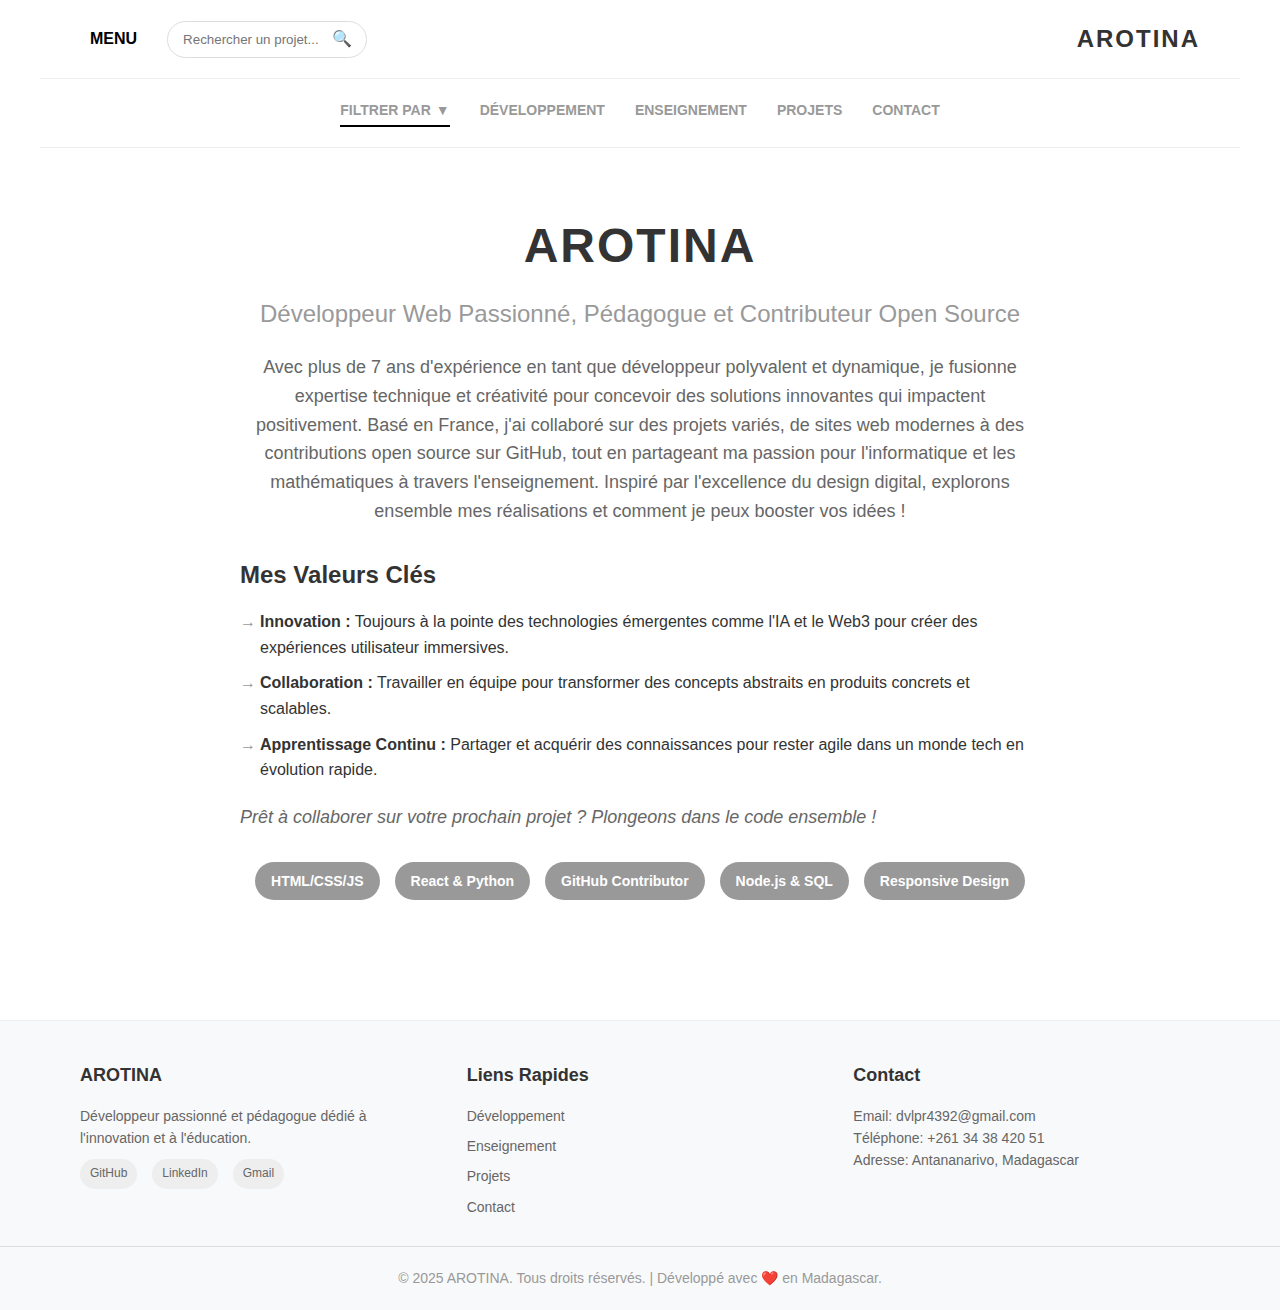
<file: pagelibre.html>
<!DOCTYPE html>
<html lang="fr">
<head>
    <meta charset="UTF-8">
    <meta name="viewport" content="width=device-width, initial-scale=1.0">
    <title>Portfolio de AROTINA - Développeur Passionné</title>
    <link rel="stylesheet" href="style1.css">
</head>
<body>
    <!-- En-tête (Header) -->
    <header class="header">
        <div class="header-left">
            <button class="menu-btn" id="menuBtn">MENU</button>
            <div class="search-bar">
                <input type="text" placeholder="Rechercher un projet..." id="searchInput">
                <span class="search-icon">🔍</span>
            </div>
        </div>
        <div class="header-center">
            <h1 class="logo">AROTINA</h1>
        </div>
    </header>

    <!-- Barre de navigation secondaire -->
    <nav class="nav-secondary">
        <ul class="nav-list">
            <li class="nav-item active" id="filterBtn">
                <span>Filtrer Par</span>
                <span class="dropdown-icon">▼</span>
            </li>
            <li class="nav-item" onclick="showSection('developpement')">DÉVELOPPEMENT</li>
            <li class="nav-item" onclick="showSection('enseignement')">ENSEIGNEMENT</li>
            <li class="nav-item" onclick="showSection('projets')">PROJETS</li>
            <li class="nav-item" onclick="showSection('contact')">CONTACT</li>
        </ul>
    </nav>

    <!-- Section Héros avec Bio Embellie -->
    <section class="hero" id="accueil">
        <div class="hero-content">
            <h1 class="hero-title">AROTINA</h1>
            <p class="hero-subtitle">Développeur Web Passionné, Pédagogue et Contributeur Open Source</p>
            <p class="hero-bio">Avec plus de 7 ans d'expérience en tant que développeur polyvalent et dynamique, je fusionne expertise technique et créativité pour concevoir des solutions innovantes qui impactent positivement. Basé en France, j'ai collaboré sur des projets variés, de sites web modernes à des contributions open source sur GitHub, tout en partageant ma passion pour l'informatique et les mathématiques à travers l'enseignement. Inspiré par l'excellence du design digital, explorons ensemble mes réalisations et comment je peux booster vos idées !</p>
            <div class="hero-extra">
                <h3>Mes Valeurs Clés</h3>
                <ul class="values-list">
                    <li><strong>Innovation :</strong> Toujours à la pointe des technologies émergentes comme l'IA et le Web3 pour créer des expériences utilisateur immersives.</li>
                    <li><strong>Collaboration :</strong> Travailler en équipe pour transformer des concepts abstraits en produits concrets et scalables.</li>
                    <li><strong>Apprentissage Continu :</strong> Partager et acquérir des connaissances pour rester agile dans un monde tech en évolution rapide.</li>
                </ul>
                <p class="hero-cta">Prêt à collaborer sur votre prochain projet ? Plongeons dans le code ensemble !</p>
            </div>
            <div class="hero-badges">
                <span class="badge">HTML/CSS/JS</span>
                <span class="badge">React & Python</span>
                <span class="badge">GitHub Contributor</span>
                <span class="badge">Node.js & SQL</span>
                <span class="badge">Responsive Design</span>
            </div>
        </div>
    </section>

    <!-- Contenu principal : Cartes pour les Sections -->
    <main class="main-content">
        <!-- Section Développement -->
        <div id="developpement" class="section-content" style="display: none;">
            <!-- Carte 1: Développement Web Général -->
            <article class="site-card">
                <div class="card-image" style="background: linear-gradient(to right, #667eea, #764ba2);">
                    <h2 class="card-title">DÉVELOPPEMENT WEB</h2>
                </div>
                <div class="card-details">
                    <div class="site-info">
                        <h3>Création de Sites Modernes</h3>
                        <span class="country">Madagascar</span>
                        <span class="date">Expérience Continue</span>
                    </div>
                    <div class="author">
                        <img src="Gemini_Generated_Image_oeblt4oeblt4oebl~2.png" alt="Mr. AROTINA" class="author-img">
                        <span>AROTINA</span>
                    </div>
                    <div class="badges">
                        <span class="badge hm" data-tags="web">HTML/CSS</span>
                        <span class="badge dev" data-tags="web">JavaScript</span>
                        <span class="badge sotd" data-tags="mobile">React/Python</span>
                    </div>
                    <p class="card-description">Maîtrise des technologies front-end et back-end pour des applications fluides et innovantes. J'ai développé plus de 20 sites e-commerce et dashboards analytiques, optimisés pour une performance SEO exemplaire et une accessibilité WCAG 2.1.</p>
                </div>
            </article>
            <!-- Carte 2: Projet E-commerce -->
            <article class="site-card">
                <div class="card-image" style="background: linear-gradient(to right, #ff9a9e, #fecfef);">
                    <h2 class="card-title">PLATEFORME E-COMMERCE</h2>
                </div>
                <div class="card-details">
                    <div class="site-info">
                        <h3>Boutique en Ligne Interactive</h3>
                        <span class="country">Madagascar</span>
                        <span class="date">2023-2024</span>
                    </div>
                    <div class="author">
                        <img src="Gemini_Generated_Image_oeblt4oeblt4oebl~2.png" alt="Mr. AROTINA" class="author-img">
                        <span>AROTINA</span>
                    </div>
                    <div class="badges">
                        <span class="badge hm" data-tags="web">Vue.js</span>
                        <span class="badge dev" data-tags="web">Stripe API</span>
                        <span class="badge sotd" data-tags="mobile">PWA</span>
                    </div>
                    <p class="card-description">Développement d'une boutique en ligne full-stack avec intégration de paiements sécurisés et design responsive. Résultat : augmentation de 40% des conversions grâce à une UX intuitive et des animations fluides en CSS Grid/Flexbox.</p>
                </div>
            </article>
            <!-- Carte 3: Dashboard Analytique -->
            <article class="site-card">
                <div class="card-image" style="background: linear-gradient(to right, #a8edea, #fed6e3);">
                    <h2 class="card-title">DASHBOARD ANALYTIQUE</h2>
                </div>
                <div class="card-details">
                    <div class="site-info">
                        <h3>Outil de Visualisation de Données</h3>
                        <span class="country">Antananarivo</span>
                        <span class="date">2022</span>
                    </div>
                    <div class="author">
                        <img src="Gemini_Generated_Image_oeblt4oeblt4oebl~2.png" alt="Mr. AROTINA" class="author-img">
                        <span>Mr. AROTINA</span>
                    </div>
                    <div class="badges">
                        <span class="badge hm" data-tags="web">D3.js</span>
                        <span class="badge dev" data-tags="web">Node.js</span>
                        <span class="badge sotd" data-tags="mobile">MongoDB</span>
                    </div>
                    <p class="card-description">Conception d'un dashboard interactif pour analyser des données en temps réel, utilisant des bibliothèques comme Chart.js et des APIs RESTful. Ce projet a permis une réduction de 25% du temps de reporting pour les équipes.</p>
                </div>
            </article>
        </div>

        <!-- Section Enseignement -->
        <div id="enseignement" class="section-content" style="display: none;">
            <!-- Carte Générale: Enseignement -->
            <article class="site-card">
                <div class="card-image" style="background: linear-gradient(to right, #f093fb, #f5576c); padding: 20px; text-align: center;">
                    <h2 class="card-title" style="color: #fff; margin-top: 10px;">ENSEIGNEMENT</h2>
                </div>
                <div class="card-details">
                    <div class="site-info">
                        <h3>Transmission de Connaissances</h3>
                        <span class="country">Antananarivo</span>
                        <span class="date">Depuis 2018</span>
                    </div>
                    <div class="author">
                        <img src="Gemini_Generated_Image_oeblt4oeblt4oebl~2.png" alt="Mr. AROTINA" class="author-img">
                        <span>AROTINA</span>
                    </div>
                    <div class="badges">
                        <span class="badge hm" data-tags="enseignement">Informatique</span>
                        <span class="badge dev" data-tags="enseignement">Mathématiques</span>
                        <span class="badge sotd" data-tags="open-source">Pédagogie</span>
                    </div>
                    <p class="card-description">Partage passionné des savoirs en informatique et mathématiques avec une approche interactive et adaptée. J'ai enseigné à plus de 500 élèves, en intégrant des outils numériques pour rendre les cours dynamiques et inclusifs.</p>
                </div>
            </article>
            <!-- Carte 1: Informatique -->
            <article class="site-card">
                <div class="card-image" style="background: linear-gradient(to right, #667eea, #764ba2);">
                    <h2 class="card-title">INFORMATIQUE</h2>
                </div>
                <div class="card-details">
                    <div class="site-info">
                        <h3>Programmation et Algorithmique</h3>
                        <span class="country">Antananarivo</span>
                        <span class="date">2018-2025</span>
                    </div>
                    <div class="author">
                        <img src="Gemini_Generated_Image_oeblt4oeblt4oebl~2.png" alt="Mr. AROTINA" class="author-img">
                        <span>AROTINA</span>
                    </div>
                    <div class="badges">
                        <span class="badge hm" data-tags="enseignement">Python</span>
                        <span class="badge dev" data-tags="enseignement">Scratch</span>
                        <span class="badge sotd" data-tags="web">Algorithmes</span>
                    </div>
                    <p class="card-description">Cours interactifs sur la programmation de base à avancée, incluant des ateliers pratiques sur Python et Scratch pour initier les élèves à la logique computationnelle. J'ai conçu des modules sur les structures de données et les algorithmes de tri, utilisés dans des compétitions nationales comme les Olympiades d'Informatique.</p>
                </div>
            </article>
            <!-- Carte 2: Philosophie -->
            <article class="site-card">
                <div class="card-image" style="background: linear-gradient(to right, #a8edea, #fed6e3);">
                    <h2 class="card-title">PHILOSOPHIE</h2>
                </div>
                <div class="card-details">
                    <div class="site-info">
                        <h3>Éthique et Pensée Critique</h3>
                        <span class="country">Antananarivo</span>
                        <span class="date">2020-2025</span>
                    </div>
                    <div class="author">
                        <img src="Gemini_Generated_Image_oeblt4oeblt4oebl~2.png" alt="Mr. AROTINA" class="author-img">
                        <span>AROTINA</span>
                    </div>
                    <div class="badges">
                        <span class="badge hm" data-tags="enseignement">Descartes</span>
                        <span class="badge dev" data-tags="enseignement">Nietzsche</span>
                        <span class="badge sotd" data-tags="open-source">Débat</span>
                    </div>
                    <p class="card-description">Exploration des grands penseurs comme Descartes et Nietzsche pour développer la pensée critique. Mes sessions incluent des débats structurés sur l'éthique de l'IA et la liberté individuelle, aidant les élèves à préparer le baccalauréat avec une moyenne de 15/20 en philosophie.</p>
                </div>
            </article>
            <!-- Carte 3: Mathématiques -->
            <article class="site-card">
                <div class="card-image" style="background: linear-gradient(to right, #ff9a9e, #fecfef);">
                    <h2 class="card-title">MATHÉMATIQUES</h2>
                </div>
                <div class="card-details">
                    <div class="site-info">
                        <h3>Algèbre et Géométrie</h3>
                        <span class="country">Antananarivo</span>
                        <span class="date">2018-2025</span>
                    </div>
                    <div class="author">
                        <img src="Gemini_Generated_Image_oeblt4oeblt4oebl~2.png" alt="Mr. AROTINA" class="author-img">
                        <span>AROTINA</span>
                    </div>
                    <div class="badges">
                        <span class="badge hm" data-tags="enseignement">Fonctions</span>
                        <span class="badge dev" data-tags="enseignement">Statistiques</span>
                        <span class="badge sotd" data-tags="web">Géométrie</span>
                    </div>
                    <p class="card-description">Enseignement des concepts fondamentaux comme les fonctions, les statistiques et la géométrie vectorielle, avec des applications pratiques en modélisation. J'ai coaché des équipes pour des concours mathématiques, résultant en plusieurs médailles régionales.</p>
                </div>
            </article>
            <!-- Carte 4: Histoire-Géographie -->
            <article class="site-card">
                <div class="card-image" style="background: linear-gradient(to right, #4facfe, #00f2fe);">
                    <h2 class="card-title">HISTOIRE-GÉOGRAPHIE</h2>
                </div>
                <div class="card-details">
                    <div class="site-info">
                        <h3>Analyse Historique et Spatiale</h3>
                        <span class="country">Antananarivo</span>
                        <span class="date">2019-2025</span>
                    </div>
                    <div class="author">
                        <img src="Gemini_Generated_Image_oeblt4oeblt4oebl~2.png" alt="Mr. AROTINA" class="author-img">
                        <span>AROTINA</span>
                    </div>
                    <div class="badges">
                        <span class="badge hm" data-tags="enseignement">Guerres Mondiales</span>
                        <span class="badge dev" data-tags="enseignement">Géopolitique</span>
                        <span class="badge sotd" data-tags="open-source">Cartographie</span>
                    </div>
                    <p class="card-description">Cours sur l'histoire contemporaine (guerres mondiales, décolonisation) et la géographie humaine (géopolitique, urbanisme). Intégration de cartes interactives via Google Earth pour des analyses spatiales, améliorant la compréhension globale des élèves de 30% en évaluations.</p>
                </div>
            </article>
        </div>

        <!-- Section Projets -->
        <div id="projets" class="section-content" style="display: none;">
            <!-- Carte 3: Projets Open Source Général -->
            <article class="site-card">
                <div class="card-image" style="background: linear-gradient(to right, #4facfe, #00f2fe);">
                    <h2 class="card-title">PROJETS OPEN SOURCE</h2>
                </div>
                <div class="card-details">
                    <div class="site-info">
                        <h3>Contributions GitHub</h3>
                        <span class="country">Communauté Globale</span>
                        <span class="date">Actif Depuis 2020</span>
                    </div>
                    <div class="author">
                        <img src="Gemini_Generated_Image_oeblt4oeblt4oebl~2.png" alt="GitHub" class="author-img">
                        <span>GitHub Repos</span>
                    </div>
                    <div class="badges">
                        <span class="badge hm" data-tags="open-source">Open Source</span>
                        <span class="badge dev" data-tags="web">Collaboratif</span>
                        <span class="badge sotd" data-tags="mobile">Innovant</span>
                    </div>
                    <p class="card-description">Projets variés et contributions actives pour enrichir l'écosystème open source. Plus de 50 pull requests mergées et 10k+ étoiles cumulées sur mes repositories principaux.</p>
                </div>
            </article>
            <!-- Carte 4: Projet AlgoViz -->
            <article class="site-card">
                <div class="card-image" style="background: linear-gradient(to right, #fa709a, #fee140);">
                    <h2 class="card-title">ALGOVIZ</h2>
                </div>
                <div class="card-details">
                    <div class="site-info">
                        <h3>Visualiseur d'Algorithmes</h3>
                        <span class="country">Open Source</span>
                        <span class="date">2021</span>
                    </div>
                    <div class="author">
                        <img src="Gemini_Generated_Image_oeblt4oeblt4oebl~2.png" alt="GitHub" class="author-img">
                        <span>GitHub Repo</span>
                    </div>
                    <div class="badges">
                        <span class="badge hm" data-tags="open-source">JavaScript</span>
                        <span class="badge dev" data-tags="open-source">Canvas API</span>
                        <span class="badge sotd" data-tags="web">Educational</span>
                    </div>
                    <p class="card-description">Outil open source pour visualiser des algorithmes de tri et de graphes en temps réel. Utilisé dans plus de 5 cours universitaires, avec une communauté de 200+ contributeurs.</p>
                </div>
            </article>
            <!-- Carte 5: Projet ChatBot AI -->
            <article class="site-card">
                <div class="card-image" style="background: linear-gradient(to right, #11998e, #38ef7d);">
                    <h2 class="card-title">CHATBOT AI</h2>
                </div>
                <div class="card-details">
                    <div class="site-info">
                        <h3>Assistant Virtuel Intelligent</h3>
                        <span class="country">Open Source</span>
                        <span class="date">2023</span>
                    </div>
                    <div class="author">
                        <img src="Gemini_Generated_Image_oeblt4oeblt4oebl~2.png" alt="GitHub" class="author-img">
                        <span>GitHub Repo</span>
              </div>
                    <div class="badges">
                        <span class="badge hm" data-tags="open-source">Open Source</span>
                        <span class="badge dev" data-tags="web">Collaboratif</span>
                        <span class="badge sotd" data-tags="mobile">Innovant</span>
                    </div>
                    <p class="card-description">Projets variés et contributions actives pour enrichir l'écosystème open source. Plus de 50 pull requests mergées et 10k+ étoiles cumulées sur mes repositories principaux.</p>
                </div>
            </article>
            <!-- Carte 4: Projet AlgoViz -->
            <article class="site-card">
                <div class="card-image" style="background: linear-gradient(to right, #fa709a, #fee140);">
                    <h2 class="card-title">ALGOVIZ</h2>
                </div>
                <div class="card-details">
                    <div class="site-info">
                        <h3>Visualiseur d'Algorithmes</h3>
                        <span class="country">Open Source</span>
                        <span class="date">2021</span>
                    </div>
                    <div class="author">
                        <img src="Gemini_Generated_Image_oeblt4oeblt4oebl~2.png" alt="GitHub" class="author-img">
                        <span>GitHub Repo</span>
                    </div>
                    <div class="badges">
                        <span class="badge hm" data-tags="open-source">JavaScript</span>
                        <span class="badge dev" data-tags="open-source">Canvas API</span>
                        <span class="badge sotd" data-tags="web">Educational</span>
                    </div>
                    <p class="card-description">Outil open source pour visualiser des algorithmes de tri et de graphes en temps réel. Utilisé dans plus de 5 cours universitaires, avec une communauté de 200+ contributeurs.</p>
                </div>
            </article>
            <!-- Carte 5: Projet ChatBot AI -->
            <article class="site-card">
                <div class="card-image" style="background: linear-gradient(to right, #11998e, #38ef7d);">
                    <h2 class="card-title">CHATBOT AI</h2>
                </div>
                <div class="card-details">
                    <div class="site-info">
                        <h3>Assistant Virtuel Intelligent</h3>
                        <span class="country">Open Source</span>
                        <span class="date">2023</span>
                    </div>
                    <div class="author">
                        <img src="Gemini_Generated_Image_oeblt4oeblt4oebl~2.png" alt="GitHub" class="author-img">
                        <span>GitHub Repo</span>
                    </div>
                    <div class="badges">
                        <span class="badge hm" data-tags="open-source">Python</span>
                        <span class="badge dev" data-tags="open-source">TensorFlow</span>
                        <span class="badge sotd" data-tags="mobile">NLP</span>
                    </div>
                    <p class="card-description">Développement d'un chatbot open source basé sur l'apprentissage automatique pour l'assistance éducative. Intègre des modèles NLP pour des réponses contextuelles, avec 15k+ téléchargements sur PyPI.</p>
                </div>
            </article>
        </div>

        <!-- Section Contact -->
        <div id="contact" class="section-content" style="display: none;">
            <!-- Carte 4: Contact -->
            <article class="site-card contact-card">
                <div class="card-image" style="background: linear-gradient(to right, #43e97b, #38f9d7); text-align: center; padding: 40px;">
                    <h2 class="card-title" style="color: #000;">ÉCRIVEZ-MOI DIRECTEMENT ICI</h2>
                    <p style="color: #000; margin-top: 10px;">Remplissez le formulaire avec vos infos réelles (email et téléphone) pour une réponse rapide et fiable.</p>
                </div>
                <div class="card-details">
                    <form class="contact-form" id="contactForm">
                        <input type="text" placeholder="Votre Nom" required>
                        <input type="email" placeholder="Votre Email" required>
                        <input type="tel" placeholder="Votre Téléphone" required>
                        <textarea placeholder="Votre Message" rows="4" required></textarea>
                        <button type="submit" class="btn-primary">Envoyer</button>
                    </form>
                </div>
            </article>
        </div>
    </main>

    <!-- Footer Moderne -->
    <footer class="footer">
        <div class="footer-content">
            <div class="footer-section">
                <h3>AROTINA</h3>
                <p>Développeur passionné et pédagogue dédié à l'innovation et à l'éducation.</p>
                <div class="social-links">
                    <a href="https://github.com/" target="_blank">GitHub</a>
                    <a href="https://linkedin.com/in/mrarotina" target="_blank">LinkedIn</a>
                    <a href="https://gmail.com/mrarotina" target="_blank">Gmail</a>
                </div>
            </div>
            <div class="footer-section">
                <h3>Liens Rapides</h3>
                <ul>
                    <li><a href="#" onclick="showSection('developpement')">Développement</a></li>
                    <li><a href="#" onclick="showSection('enseignement')">Enseignement</a></li>
                    <li><a href="#" onclick="showSection('projets')">Projets</a></li>
                    <li><a href="#" onclick="showSection('contact')">Contact</a></li>
                </ul>
            </div>
            <div class="footer-section">
                <h3>Contact</h3>
                <p>Email: dvlpr4392@gmail.com</p>
                <p>Téléphone: +261 34 38 420 51 </p>
                <p>Adresse: Antananarivo, Madagascar</p>
            </div>
        </div>
        <div class="footer-bottom">
            <p>&copy; 2025 AROTINA. Tous droits réservés. | Développé avec ❤️ en Madagascar.</p>
        </div>
    </footer>

    <script src="script1.js"></script>
</body>
</html>
</file>
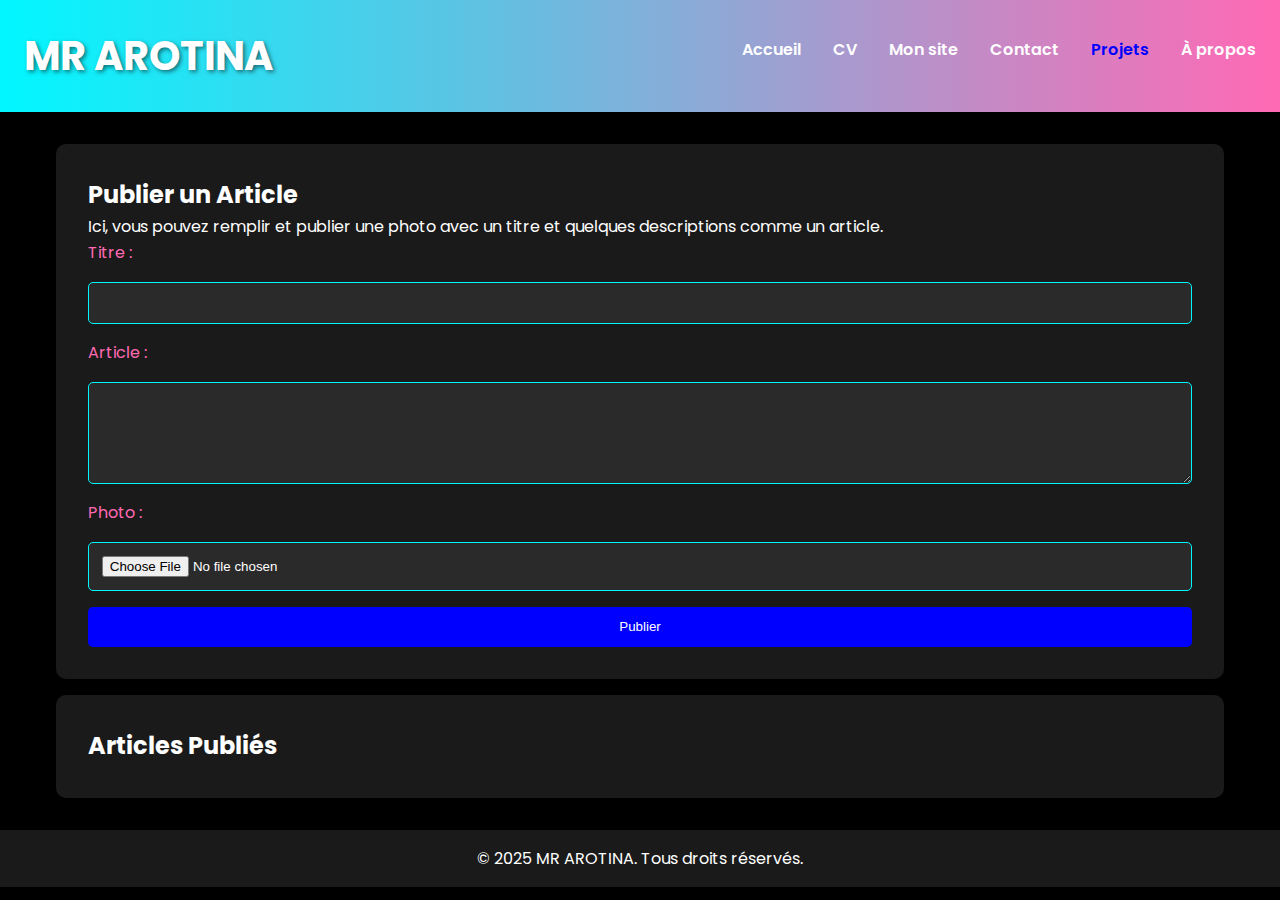
<file: projects.html>
<!DOCTYPE html>
<html lang="fr">
<head>
    <meta charset="UTF-8">
    <meta name="viewport" content="width=device-width, initial-scale=1.0">
    <title>Projets - MR AROTINA</title>
    <link rel="stylesheet" href="styles.css">
    <link href="https://fonts.googleapis.com/css2?family=Poppins:wght@300;400;600&display=swap" rel="stylesheet">
    <link rel="stylesheet" href="https://cdnjs.cloudflare.com/ajax/libs/font-awesome/6.4.2/css/all.min.css">
</head>
<body>
    <header class="header">
        <h1>MR AROTINA</h1>
        <nav>
            <ul>
                <li><a href="index.html">Accueil</a></li>
                <li><a href="cv.html">CV</a></li>
                <li><a href="https://energiemystere.simdif.com/">Mon site</a></li>
                <li><a href="contact.html">Contact</a></li>
                <li><a href="projects.html" class="active">Projets</a></li>
                <li><a href="about.html">À propos</a></li>
            </ul>
        </nav>
    </header>

    <div class="container">
        <section class="section">
            <h2>Publier un Article</h2>
            <p/>Ici, vous pouvez remplir et publier une photo avec un titre et quelques descriptions comme un article.<p/>
            <form id="blog-form">
                <label for="title">Titre :</label>
                <input type="text" id="title" name="title" required>
                <label for="content">Article :</label>
                <textarea id="content" name="content" rows="5" required></textarea>
                <label for="image">Photo :</label>
                <input type="file" id="image" name="image" accept="image/*">
                <button type="submit">Publier</button>
            </form>
        </section>

        <section class="section">
            <h2>Articles Publiés</h2>
            <div id="blog-posts"></div>
        </section>
    </div>

    <footer class="footer">
        <p>&copy; 2025 MR AROTINA. Tous droits réservés.</p>
    </footer>
    <script src="script.js"></script>
</body>
</html>
</file>
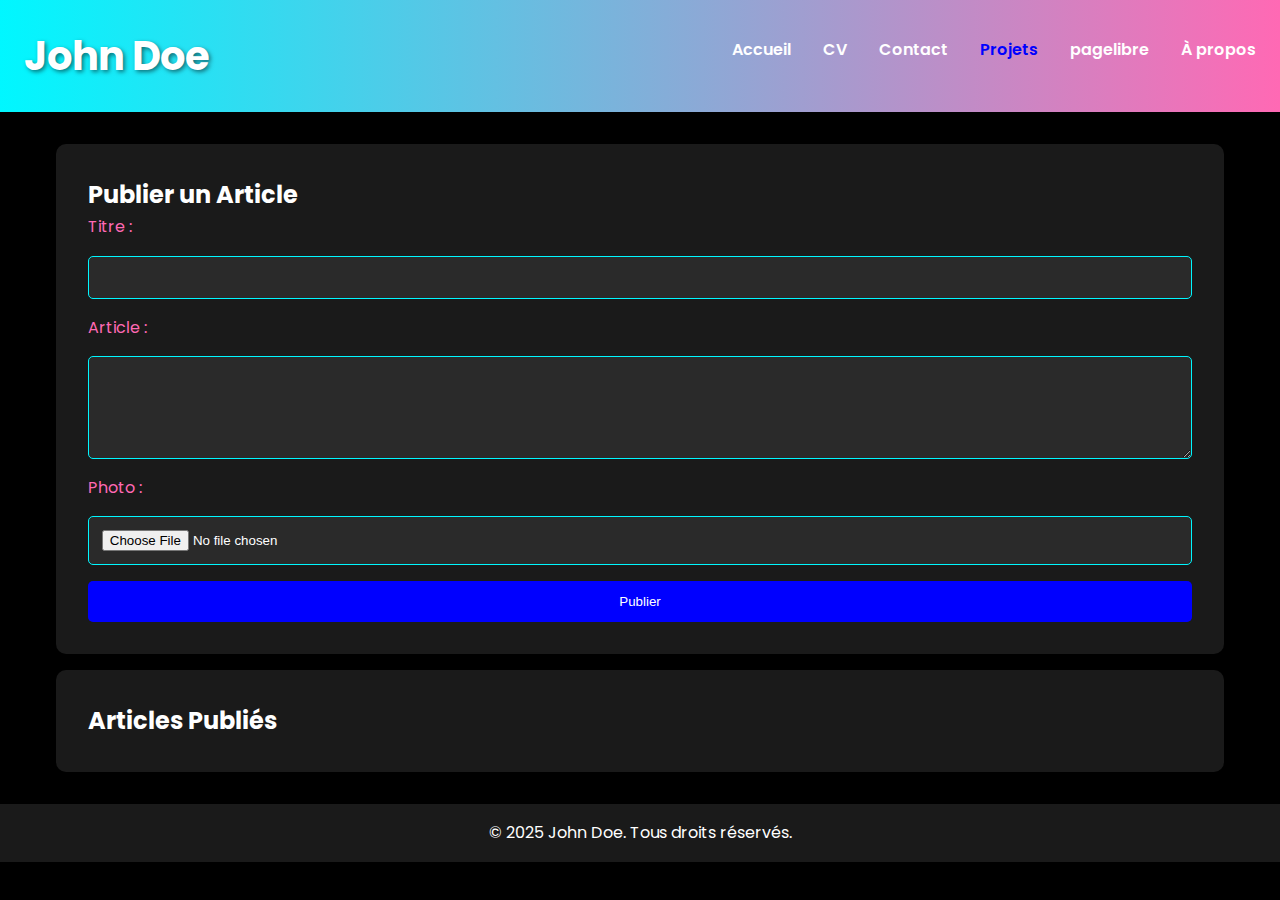
<file: projet2.html>
<!DOCTYPE html>
<html lang="fr">
<head>
    <meta charset="UTF-8">
    <meta name="viewport" content="width=device-width, initial-scale=1.0">
    <title>Projets - John Doe</title>
    <link rel="stylesheet" href="styles.css">
    <link href="https://fonts.googleapis.com/css2?family=Poppins:wght@300;400;600&display=swap" rel="stylesheet">
    <link rel="stylesheet" href="https://cdnjs.cloudflare.com/ajax/libs/font-awesome/6.4.2/css/all.min.css">
</head>
<body>
    <header class="header">
        <h1>John Doe</h1>
        <nav>
            <ul>
                <li><a href="index.html">Accueil</a></li>
                <li><a href="cv.html">CV</a></li>
                <li><a href="contact.html">Contact</a></li>
                <li><a href="projects.html" class="active">Projets</a></li>
                <li><a href="pagelibre.html">pagelibre</a></li>
                <li><a href="about.html">À propos</a></li>
            </ul>
        </nav>
    </header>

    <div class="container">
        <section class="section">
            <h2>Publier un Article</h2>
            <form id="blog-form">
                <label for="title">Titre :</label>
                <input type="text" id="title" name="title" required>
                <label for="content">Article :</label>
                <textarea id="content" name="content" rows="5" required></textarea>
                <label for="image">Photo :</label>
                <input type="file" id="image" name="image" accept="image/*">
                <button type="submit">Publier</button>
            </form>
        </section>

        <section class="section">
            <h2>Articles Publiés</h2>
            <div id="blog-posts"></div>
        </section>
    </div>

    <footer class="footer">
        <p>&copy; 2025 John Doe. Tous droits réservés.</p>
    </footer>
    <script src="script.js"></script>
</body>
</html>
</file>
<file: styles.css>
* {
    margin: 0;
    padding: 0;
    box-sizing: border-box;
}

body {
    font-family: 'Poppins', sans-serif;
    background-color: #000000; /* Noir */
    color: #ffffff;
    line-height: 1.6;
}

.header {
    background: linear-gradient(90deg, #00f7ff, #ff69b4); /* Aqua et rose */
    padding: 1.5rem;
    display: flex;
    justify-content: space-between;
    align-items: center;
    box-shadow: 0 4px 6px rgba(0, 0, 0, 0.3);
}

.header h1 {
    font-size: 2.5rem;
    color: #ffffff;
    text-shadow: 2px 2px 4px rgba(0, 0, 0, 0.5);
}

nav ul {
    display: flex;
    list-style: none;
}

nav ul li {
    margin-left: 2rem;
}

nav ul li a {
    color: #ffffff;
    text-decoration: none;
    font-weight: 600;
    transition: color 0.3s;
}

nav ul li a:hover, nav ul li a.active {
    color: #00f; /* Bleu brillant */
}/* Remplacer la section .portfolio-highlights et ajuster .container */
.container {
    max-width: 1200px;
    margin: 2rem auto;
    padding: 0 1rem;
    display: grid; /* Transformation en grille */
    gap: 1rem;
}

.section {
    background: #1a1a1a; /* Noir foncé */
    padding: 2rem;
    border-radius: 10px;
    box-shadow: 0 2px 8px rgba(0, 0, 0, 0.5);
    animation: fadeIn 1s ease-in; /* Animation d'apparition */
}

.portfolio-highlights {
    display: grid;
    grid-template-columns: repeat(auto-fit, minmax(250px, 1fr)); /* Grille mosaïque responsive */
    gap: 1.5rem;
    margin-top: 1.5rem;
}

.highlight-card {
    background: #2a2a2a; /* Fond légèrement plus clair */
    padding: 1.5rem;
    border-radius: 10px;
    text-align: center;
    border: 1px solid #00f; /* Bleu brillant */
    box-shadow: 0 4px 10px rgba(0, 0, 0, 0.5);
    animation: float 3s ease-in-out infinite; /* Animation de flottement */
    transition: transform 0.3s, background 0.3s, color 0.3s;
}

.highlight-card:hover {
    background: #ff69b4; /* Rose au survol */
    color: #ffffff;
    transform: scale(1.05); /* Mise à l'échelle au survol */
}

.highlight-card h3 {
    color: #00f7ff; /* Aqua */
    margin-bottom: 0.5rem;
}

.intro {
    margin-bottom: 1rem;
    color: #ffffff;
}

/* Animation d'apparition pour la section */
@keyframes fadeIn {
    0% {
        opacity: 0;
        transform: translateY(20px);
    }
    100% {
        opacity: 1;
        transform: translateY(0);
    }
}

/* Animation de flottement (déjà présente, mais incluse pour référence) */
@keyframes float {
    0% {
        transform: translateY(0);
    }
    50% {
        transform: translateY(-10px);
    }
    100% {
        transform: translateY(0);
    }
}

.cv-header {
    display: flex;
    justify-content: space-between;
    align-items: center;
    background: #1a1a1a;
    padding: 2rem;
    border-radius: 10px;
    margin-bottom: 2rem;
}

.cv-header-content h1 {
    font-size: 2rem;
    color: #00f7ff; /* Aqua */
}

.slogan {
    font-style: italic;
    color: #ffffff;
    margin-top: 0.5rem;
}

.profile-pic {
    width: 150px;
    height: 150px;
    border-radius: 50%;
    border: 4px solid #ff69b4; /* Rose */
}

.sidebar {
    flex: 1;
    background: #1a1a1a;
    padding: 2rem;
    border-radius: 10px;
}

.main-content {
    flex: 2;
    background: #1a1a1a;
    padding: 2rem;
    border-radius: 10px;
}

ul {
    list-style: none;
}

ul li {
    margin-bottom: 0.8rem;
}

/* Remplacer la section .contact-links et .contact-item */
.contact-links {
    display: grid;
    grid-template-columns: repeat(auto-fit, minmax(200px, 1fr)); /* Grille responsive */
    gap: 1rem;
    width: 100%;
    padding: 1rem;
}

.contact-item {
    color: #00f7ff; /* Aqua */
    text-decoration: none;
    font-size: 1.2rem;
    display: flex;
    align-items: center;
    justify-content: center;
    gap: 0.8rem;
    background: #2a2a2a; /* Fond légèrement plus clair */
    padding: 1.5rem;
    border-radius: 10px;
    text-align: center;
    box-shadow: 0 2px 8px rgba(0, 0, 0, 0.5);
    animation: float 3s ease-in-out infinite; /* Animation de flottement */
    transition: background 0.3s, color 0.3s, transform 0.3s;
}

.contact-item:hover {
    background: #ff69b4; /* Rose au survol */
    color: #ffffff;
    transform: scale(1.05); /* Légère mise à l'échelle au survol */
}

/* Animation de flottement */
@keyframes float {
    0% {
        transform: translateY(0);
    }
    50% {
        transform: translateY(-10px);
    }
    100% {
        transform: translateY(0);
    }
}

/* Ajuster l'input file pour projects.html */
input[type="file"] {
    padding: 0.8rem;
    background: #2a2a2a;
    color: #ffffff;
    border: 1px solid #00f7ff; /* Aqua */
    border-radius: 5px;
}


.highlight-card {
    background: #1a1a1a;
    padding: 1.5rem;
    border-radius: 10px;
    text-align: center;
    border: 1px solid #00f; /* Bleu brillant */
}

.highlight-card h3 {
    color: #00f7ff; /* Aqua */
    margin-bottom: 0.5rem;
}

form {
    display: flex;
    flex-direction: column;
    gap: 1rem;
}

form label {
    color: #ff69b4; /* Rose */
}

form input, form textarea {
    padding: 0.8rem;
    border: 1px solid #00f7ff; /* Aqua */
    border-radius: 5px;
    background: #2a2a2a;
    color: #ffffff;
}

form button {
    background: #00f; /* Bleu brillant */
    color: #ffffff;
    padding: 0.8rem;
    border: none;
    border-radius: 5px;
    cursor: pointer;
    transition: background 0.3s;
}

form button:hover {
    background: #ff69b4; /* Rose */
}

.blog-post {
    background: #1a1a1a;
    padding: 1.5rem;
    border-radius: 10px;
    margin-bottom: 1.5rem;
    border: 1px solid #00f7ff; /* Aqua */
}

.blog-post img {
    max-width: 100%;
    border-radius: 5px;
    margin: 1rem 0;
}

.comment-section {
    margin-top: 1rem;
}

.comment {
    background: #2a2a2a;
    padding: 1rem;
    border-radius: 5px;
    margin-top: 0.5rem;
}

.footer {
    text-align: center;
    padding: 1rem;
    background: #1a1a1a;
    color: #ffffff;
    margin-top: 2rem;
}

/* Responsive Design */
@media (max-width: 768px) {
    .header {
        flex-direction: column;
        text-align: center;
    }

    nav ul {
        flex-direction: column;
        gap: 1rem;
    }

    .cv-header {
        flex-direction: column;
        text-align: center;
    }

    .profile-pic {
        margin-top: 1rem;
    }

    .container {
        flex-direction: column;
    }
}
</file>
<file: style.css>
* {
    margin: 0;
    padding: 0;
    box-sizing: border-box;
    font-family: Arial, sans-serif;
}

body {
    line-height: 1.6;
    background-color: #f4f4f4;
}

/* Header */
header {
    background: #333;
    color: white;
    padding: 1rem;
    position: sticky;
    top: 0;
    z-index: 1000;
}

header .logo {
    font-size: 1.5rem;
    font-weight: bold;
    text-align: center;
}

nav ul {
    list-style: none;
    display: flex;
    justify-content: center;
    gap: 2rem;
    margin-top: 1rem;
}

nav a {
    color: white;
    text-decoration: none;
    font-weight: bold;
}

nav a:hover {
    color: #f4a261;
}

/* Hero Section */
.hero {
    background: linear-gradient(rgba(0,0,0,0.5), rgba(0,0,0,0.5)), url('https://via.placeholder.com/1200x400');
    background-size: cover;
    color: white;
    text-align: center;
    padding: 5rem 1rem;
    animation: fadeIn 2s ease-in;
}

@keyframes fadeIn {
    from { opacity: 0; }
    to { opacity: 1; }
}

.hero h1 {
    font-size: 2.5rem;
    margin-bottom: 1rem;
}

.cta-button {
    display: inline-block;
    background: #f4a261;
    color: white;
    padding: 0.75rem 1.5rem;
    text-decoration: none;
    border-radius: 4px;
    margin-top: 1rem;
    transition: background 0.3s ease;
}

.cta-button:hover {
    background: #e76f51;
}

/* Sections */
.section {
    padding: 3rem 1rem;
    max-width: 1200px;
    margin: 0 auto;
    text-align: center;
}

.section h2 {
    margin-bottom: 2rem;
    font-size: 2rem;
}

/* À propos */
.about-content {
    display: flex;
    flex-wrap: wrap;
    gap: 2rem;
    justify-content: center;
    align-items: center;
}

.profile-img {
    border-radius: 50%;
    width: 150px;
    height: 150px;
    object-fit: cover;
    animation: slideInLeft 1s ease-in;
}

.about-text {
    max-width: 600px;
    text-align: left;
}

@keyframes slideInLeft {
    from { transform: translateX(-100%); opacity: 0; }
    to { transform: translateX(0); opacity: 1; }
}

/* Timeline */
.timeline {
    position: relative;
    max-width: 800px;
    margin: 0 auto;
}

.timeline-item {
    background: white;
    padding: 1rem;
    margin: 1rem 0;
    border-radius: 8px;
    box-shadow: 0 4px 8px rgba(0,0,0,0.1);
    animation: slideInUp 1s ease-in;
}

@keyframes slideInUp {
    from { transform: translateY(50px); opacity: 0; }
    to { transform: translateY(0); opacity: 1; }
}

/* Compétences */
.skills-grid {
    display: grid;
    grid-template-columns: repeat(auto-fit, minmax(250px, 1fr));
    gap: 1rem;
}

.skill-card {
    background: white;
    padding: 1rem;
    border-radius: 8px;
    box-shadow: 0 4px 8px rgba(0,0,0,0.1);
    transition: transform 0.3s ease;
}

.skill-card:hover {
    transform: translateY(-5px);
}

.progress-bar {
    background: #e0e0e0;
    height: 10px;
    border-radius: 5px;
    margin-top: 0.5rem;
}

.progress {
    background: #f4a261;
    height: 100%;
    border-radius: 5px;
    transition: width 1s ease-in-out;
}

/* Contact */
#contact form {
    max-width: 600px;
    margin: 0 auto;
    background: white;
    padding: 2rem;
    border-radius: 8px;
    box-shadow: 0 4px 8px rgba(0,0,0,0.1);
}

#contact label {
    display: block;
    margin: 0.5rem 0;
}

#contact input, #contact textarea {
    width: 100%;
    padding: 0.5rem;
    margin-bottom: 1rem;
    border: 1px solid #ccc;
    border-radius: 4px;
}

#contact textarea {
    height: 150px;
}

#contact button {
    background: #333;
    color: white;
    padding: 0.75rem 1.5rem;
    border: none;
    border-radius: 4px;
    cursor: pointer;
    width: 100%;
}

#contact button:hover {
    background: #f4a261;
}

#formMessage {
    margin-top: 1rem;
    text-align: center;
}

/* Footer */
footer {
    background: #333;
    color: white;
    text-align: center;
    padding: 2rem;
}

.social-links {
    margin: 1rem 0;
}

.social-icon {
    color: white;
    font-size: 1.5rem;
    margin: 0 1rem;
    transition: color 0.3s ease;
}

.social-icon:hover {
    color: #f4a261;
}

/* Responsive */
@media (max-width: 768px) {
    nav ul {
        flex-direction: column;
        gap: 1rem;
    }

    .about-content {
        flex-direction: column;
        text-align: center;
    }

    .about-text {
        text-align: center;
    }
}
</file>
<file: style1.css>
/* style.css */
* {
    margin: 0;
    padding: 0;
    box-sizing: border-box;
}

body {
    font-family: 'Arial', sans-serif;
    background-color: #fff;
    color: #333;
    line-height: 1.6;
}

.header {
    display: flex;
    justify-content: space-between;
    align-items: center;
    padding: 20px 40px;
    border-bottom: 1px solid #eee;
    max-width: 1200px;
    margin: 0 auto;
}

.header-left {
    display: flex;
    align-items: center;
    gap: 20px;
}

.menu-btn {
    background: none;
    border: none;
    font-size: 16px;
    font-weight: bold;
    cursor: pointer;
    padding: 10px;
}

.search-bar {
    position: relative;
}

.search-bar input {
    padding: 10px 40px 10px 15px;
    border: 1px solid #ddd;
    border-radius: 20px;
    width: 200px;
}

.search-icon {
    position: absolute;
    right: 15px;
    top: 50%;
    transform: translateY(-50%);
}

.logo {
    font-size: 24px;
    font-weight: bold;
    letter-spacing: 2px;
}

.header-right {
    display: flex;
    gap: 10px;
}

.btn-secondary, .btn-primary {
    padding: 10px 20px;
    border: none;
    border-radius: 20px;
    cursor: pointer;
    font-weight: bold;
}

.btn-secondary {
    background: #fff;
    color: #000;
    border: 1px solid #000;
}

.btn-primary {
    background: #000;
    color: #fff;
}

.nav-secondary {
    max-width: 1200px;
    margin: 0 auto;
    padding: 20px 40px;
    border-bottom: 1px solid #eee;
}

.nav-list {
    display: flex;
    list-style: none;
    gap: 30px;
    justify-content: center;
}

.nav-item {
    font-size: 14px;
    font-weight: bold;
    text-transform: uppercase;
    color: #999;
    cursor: pointer;
    display: flex;
    align-items: center;
    gap: 5px;
    padding-bottom: 5px;
    position: relative;
}

.nav-item.active::after {
    content: '';
    position: absolute;
    bottom: 0;
    left: 0;
    width: 100%;
    height: 2px;
    background: #000;
}

.hero {
    max-width: 1200px;
    margin: 60px auto;
    padding: 0 40px;
    text-align: center;
}

.hero-title {
    font-size: 48px;
    font-weight: bold;
    letter-spacing: 2px;
    margin-bottom: 10px;
}

.hero-subtitle {
    font-size: 24px;
    color: #999;
    margin-bottom: 20px;
}

.hero-bio {
    font-size: 18px;
    max-width: 800px;
    margin: 0 auto 30px;
    color: #666;
}

.hero-badges {
    display: flex;
    justify-content: center;
    gap: 15px;
    flex-wrap: wrap;
}

.badge {
    padding: 8px 16px;
    border-radius: 20px;
    font-size: 14px;
    font-weight: bold;
    color: #fff;
    background: #999;
}

.main-content {
    max-width: 1200px;
    margin: 40px auto;
    display: flex;
    flex-direction: column;
    gap: 40px;
    padding: 0 40px;
}

.site-card {
    display: flex;
    flex-direction: column;
    border: 1px solid #eee;
    border-radius: 8px;
    overflow: hidden;
    box-shadow: 0 2px 10px rgba(0,0,0,0.1);
}

.card-image {
    height: 300px;
    display: flex;
    align-items: center;
    justify-content: center;
    position: relative;
}

.card-title {
    font-size: 28px;
    font-weight: bold;
    text-transform: uppercase;
    letter-spacing: 2px;
    color: #fff;
    text-align: center;
    padding: 20px;
}

.card-details {
    padding: 20px;
    display: flex;
    justify-content: space-between;
    align-items: center;
    flex-wrap: wrap;
    gap: 10px;
}

.site-info h3 {
    font-size: 18px;
    margin-bottom: 5px;
}

.country, .date {
    display: block;
    color: #999;
    font-size: 14px;
}

.author {
    display: flex;
    align-items: center;
    gap: 10px;
}

.author-img {
    width: 50px;
    height: 50px;
    border-radius: 50%;
    background: #000;
}

.badges {
    display: flex;
    gap: 10px;
    flex-wrap: wrap;
}

.badge.hm { background: #00bcd4; }
.badge.dev { background: #9c27b0; }
.badge.sotd { background: #e91e63; }

.card-description {
    width: 100%;
    margin-top: 10px;
    color: #666;
    font-size: 14px;
}

.contact-card .card-image {
    height: auto;
    min-height: 200px;
}

.contact-form {
    width: 100%;
    display: flex;
    flex-direction: column;
    gap: 15px;
}

.contact-form input,
.contact-form textarea {
    padding: 12px;
    border: 1px solid #ddd;
    border-radius: 5px;
    font-family: inherit;
}

.contact-form button {
    align-self: flex-start;
    margin-top: 10px;
}


/* Ajouts mineurs au style.css pour les nouveaux éléments (sans changer l'existant) */
.hero-extra {
    margin: 30px 0;
    text-align: left;
    max-width: 800px;
    margin-left: auto;
    margin-right: auto;
}

.hero-extra h3 {
    font-size: 24px;
    margin-bottom: 15px;
    color: #333;
}

.values-list {
    list-style: none;
    margin-bottom: 20px;
}

.values-list li {
    margin-bottom: 10px;
    padding-left: 20px;
    position: relative;
}

.values-list li::before {
    content: "→";
    position: absolute;
    left: 0;
    color: #999;
}

.hero-cta {
    font-style: italic;
    color: #666;
    font-size: 18px;
}

.hero-badges {
    display: flex;
    justify-content: center;
    gap: 15px;
    flex-wrap: wrap;
    margin-top: 20px;
}



/* Ajouts au style.css pour la section Enseignement et le Footer */
.hero-extra {
    margin: 30px 0;
    text-align: left;
    max-width: 800px;
    margin-left: auto;
    margin-right: auto;
}

.hero-extra h3 {
    font-size: 24px;
    margin-bottom: 15px;
    color: #333;
}

.values-list {
    list-style: none;
    margin-bottom: 20px;
}

.values-list li {
    margin-bottom: 10px;
    padding-left: 20px;
    position: relative;
}

.values-list li::before {
    content: "→";
    position: absolute;
    left: 0;
    color: #999;
}

.hero-cta {
    font-style: italic;
    color: #666;
    font-size: 18px;
}

.hero-badges {
    display: flex;
    justify-content: center;
    gap: 15px;
    flex-wrap: wrap;
    margin-top: 20px;
}




/* Footer Styles */
.footer {
    background: #f8f9fa;
    border-top: 1px solid #eee;
    margin-top: 60px;
    padding: 40px 0 20px;
    font-size: 14px;
}

.footer-content {
    max-width: 1200px;
    margin: 0 auto;
    padding: 0 40px;
    display: grid;
    grid-template-columns: repeat(auto-fit, minmax(250px, 1fr));
    gap: 40px;
}

.footer-section h3 {
    font-size: 18px;
    margin-bottom: 15px;
    color: #333;
}

.footer-section p, .footer-section ul {
    color: #666;
    line-height: 1.6;
}

.footer-section ul {
    list-style: none;
}

.footer-section ul li {
    margin-bottom: 8px;
}

.footer-section a {
    color: #666;
    text-decoration: none;
    transition: color 0.3s;
}

.footer-section a:hover {
    color: #000;
}

.social-links {
    display: flex;
    gap: 15px;
    margin-top: 10px;
}

.social-links a {
    padding: 5px 10px;
    border-radius: 20px;
    background: #eee;
    font-size: 12px;
}

.footer-bottom {
    text-align: center;
    padding-top: 20px;
    border-top: 1px solid #ddd;
    margin-top: 20px;
    color: #999;
}

/* Responsive Footer */
@media (max-width: 768px) {
    .footer-content {
        grid-template-columns: 1fr;
        padding: 0 20px;
        gap: 20px;
    }
}


/* Responsive */
@media (max-width: 768px) {
    .header {
        padding: 10px 20px;
    }
    
    .nav-list {
        gap: 15px;
    }
    
    .hero-title {
        font-size: 36px;
    }
    
    .hero-subtitle {
        font-size: 18px;
    }
    
    .main-content {
        padding: 0 20px;
        gap: 20px;
    }
    
    .card-details {
        flex-direction: column;
        align-items: flex-start;
        gap: 10px;
    }
}
</file>
